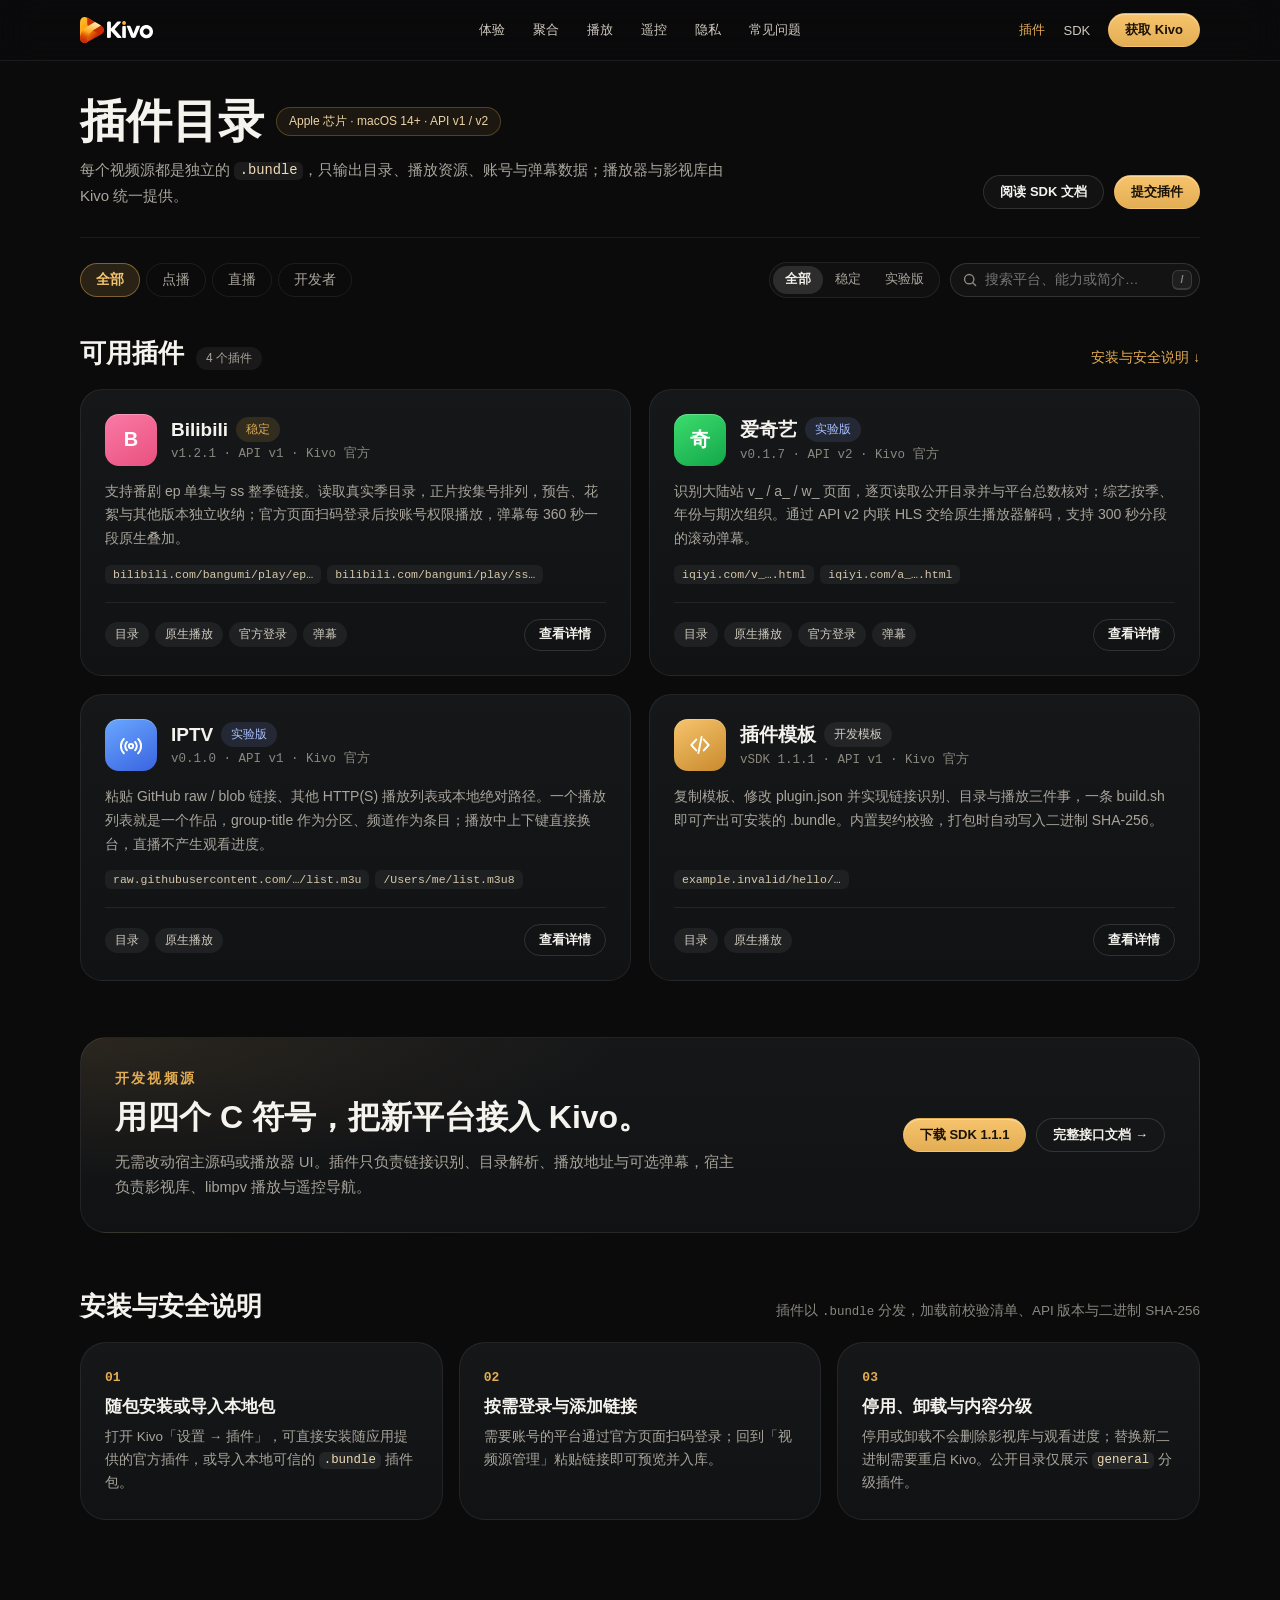
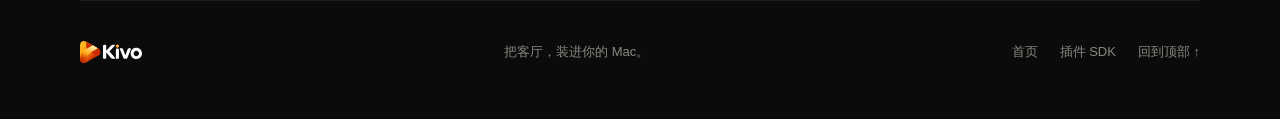
<file: plugins.html>
<!doctype html>
<html lang="zh-CN">
<head>
  <meta charset="utf-8">
  <meta name="viewport" content="width=device-width, initial-scale=1">
  <meta name="theme-color" content="#0b0b0c">
  <meta name="description" content="Kivo 视频源插件目录：浏览官方与社区开发的点播、直播插件，了解能力清单、安装方法与提交指南。">
  <title>插件目录 · Kivo</title>
  <link rel="icon" href="assets/favicon.png" type="image/png">
  <link rel="apple-touch-icon" href="assets/app-icon.png">
  <script>document.documentElement.classList.add('js')</script>
  <link rel="stylesheet" href="styles.css">
  <link rel="stylesheet" href="plugins.css">
  <script src="plugins-data.js" defer></script>
  <script src="plugins.js" defer></script>
</head>
<body class="sub-page" id="top">
  <a class="skip-link" href="#main">跳到正文</a>

  <header class="nav solid" data-header>
    <div class="nav-inner">
      <a class="brand" href="index.html" aria-label="Kivo 首页"><img src="assets/kivo-logo.svg" alt="Kivo" width="84" height="30"></a>
      <nav aria-label="主导航">
        <a href="index.html#demo">体验</a><a href="index.html#sources">聚合</a><a href="index.html#player">播放</a><a href="index.html#remote">遥控</a><a href="index.html#privacy">隐私</a><a href="index.html#faq">常见问题</a>
      </nav>
      <div class="nav-actions">
        <a class="nav-link" href="plugins.html" aria-current="page">插件</a>
        <a class="nav-link" href="sdk.html">SDK</a>
        <a class="btn btn-small btn-gold" href="index.html#download">获取 Kivo</a>
      </div>
    </div>
  </header>

  <main class="store-main" id="main">
    <div class="wrap">
      <header class="store-topbar">
        <div class="store-topbar-title">
          <div class="store-title-line">
            <h1>插件目录</h1>
            <span class="store-pill">Apple 芯片 · macOS 14+ · API v1 / v2</span>
          </div>
          <p>每个视频源都是独立的 <code>.bundle</code>，只输出目录、播放资源、账号与弹幕数据；播放器与影视库由 Kivo 统一提供。</p>
        </div>
        <div class="store-topbar-actions">
          <a class="btn btn-glass btn-small" href="sdk.html">阅读 SDK 文档</a>
          <button type="button" class="btn btn-gold btn-small" id="open-submit-dialog" aria-haspopup="dialog">提交插件</button>
        </div>
      </header>

      <div class="store-controls">
        <div class="store-tabs" id="store-categories" role="tablist" aria-label="插件分类"></div>
        <div class="store-right">
          <div class="store-seg" id="store-status-filter" role="group" aria-label="插件状态">
            <button type="button" data-status="all" aria-pressed="true">全部</button>
            <button type="button" data-status="stable" aria-pressed="false">稳定</button>
            <button type="button" data-status="experimental" aria-pressed="false">实验版</button>
          </div>
          <search class="store-search">
            <label class="sr-only" for="store-search">搜索插件</label>
            <svg viewBox="0 0 20 20" aria-hidden="true"><circle cx="9" cy="9" r="5.8" fill="none" stroke="currentColor" stroke-width="1.8"/><path d="M13.5 13.5 17 17" stroke="currentColor" stroke-width="1.8" stroke-linecap="round"/></svg>
            <input type="search" id="store-search" placeholder="搜索平台、能力或简介…" autocomplete="off" aria-controls="store-list">
            <kbd aria-hidden="true">/</kbd>
          </search>
        </div>
      </div>

      <section class="store-directory" aria-labelledby="store-list-title">
        <div class="store-row-head">
          <div class="store-row-left">
            <h2 id="store-list-title">可用插件</h2>
            <span class="store-count" id="store-count" role="status" aria-atomic="true">0 个插件</span>
          </div>
          <a class="store-inline-link" href="#install">安装与安全说明 ↓</a>
        </div>

        <ul class="store-grid" id="store-list"></ul>

        <div class="store-empty" id="store-empty" hidden>
          <h3>没有找到匹配的插件</h3>
          <p>换个关键词试试，或者使用 Kivo Plugin SDK 自己写一个。</p>
          <div class="store-empty-actions">
            <button type="button" class="btn btn-glass btn-small" id="store-reset">查看全部插件</button>
            <a class="btn btn-gold btn-small" href="sdk.html">查看 SDK</a>
          </div>
        </div>
      </section>

      <section class="store-cta card" aria-labelledby="dev-cta-title">
        <div>
          <p class="kicker">开发视频源</p>
          <h2 id="dev-cta-title">用四个 C 符号，把新平台接入 Kivo。</h2>
          <p>无需改动宿主源码或播放器 UI。插件只负责链接识别、目录解析、播放地址与可选弹幕，宿主负责影视库、libmpv 播放与遥控导航。</p>
        </div>
        <div class="store-cta-actions">
          <a class="btn btn-gold btn-small" href="downloads/KivoPluginSDK-1.1.1.zip" download>下载 SDK 1.1.1</a>
          <a class="btn btn-glass btn-small" href="sdk.html">完整接口文档 →</a>
        </div>
      </section>

      <section class="store-install" id="install" aria-labelledby="install-title">
        <div class="store-row-head">
          <h2 id="install-title">安装与安全说明</h2>
          <span class="store-sub">插件以 <code>.bundle</code> 分发，加载前校验清单、API 版本与二进制 SHA-256</span>
        </div>
        <ol class="install-steps">
          <li class="card">
            <span class="is-num">01</span>
            <h3>随包安装或导入本地包</h3>
            <p>打开 Kivo「设置 → 插件」，可直接安装随应用提供的官方插件，或导入本地可信的 <code>.bundle</code> 插件包。</p>
          </li>
          <li class="card">
            <span class="is-num">02</span>
            <h3>按需登录与添加链接</h3>
            <p>需要账号的平台通过官方页面扫码登录；回到「视频源管理」粘贴链接即可预览并入库。</p>
          </li>
          <li class="card">
            <span class="is-num">03</span>
            <h3>停用、卸载与内容分级</h3>
            <p>停用或卸载不会删除影视库与观看进度；替换新二进制需要重启 Kivo。公开目录仅展示 <code>general</code> 分级插件。</p>
          </li>
        </ol>
      </section>
    </div>
  </main>

  <footer class="footer wrap">
    <a class="brand" href="index.html"><img src="assets/kivo-logo.svg" alt="Kivo" width="62" height="22" loading="lazy"></a>
    <p>把客厅，装进你的 Mac。</p>
    <nav class="footer-links" aria-label="页脚导航">
      <a href="index.html">首页</a><a href="sdk.html">插件 SDK</a><a href="#top">回到顶部 ↑</a>
    </nav>
  </footer>

  <!-- 插件详情弹窗 -->
  <dialog class="dialog detail-dialog" id="plugin-detail-dialog" aria-labelledby="detail-title">
    <form method="dialog"><button class="dialog-close" aria-label="关闭详情" autofocus>×</button></form>
    <div class="detail-body" id="detail-content"></div>
  </dialog>

  <!-- 开发者提交弹窗 -->
  <dialog class="dialog submit-dialog" id="submit-plugin-dialog" aria-labelledby="submit-title">
    <form method="dialog"><button class="dialog-close" aria-label="关闭" autofocus>×</button></form>
    <div class="submit-body">
      <p class="kicker">开发者提交</p>
      <h2 id="submit-title">准备你的插件清单</h2>
      <p class="submit-lead">新插件包必须在 <code>plugin.json</code> 和最终 <code>Contents/manifest.json</code> 顶层如实声明 <code>contentRating</code>，并在编译签名后写入二进制 SHA-256。</p>
      <ol class="submit-flow">
        <li>
          <strong>1. 基于 SDK 1.1.1 打包</strong>
          <p>下载 <a href="downloads/KivoPluginSDK-1.1.1.zip" download>KivoPluginSDK-1.1.1.zip</a>，在 <code>Template</code> 上实现并执行 <code>bash build.sh</code> 生成 <code>.bundle</code>。</p>
        </li>
        <li>
          <strong>2. 核对 <code>plugin.json</code> 清单</strong>
          <div class="code-box">
            <pre><code id="submit-json">{
  "id": "com.yourname.source",
  "name": "平台名称",
  "version": "1.0.0",
  "apiVersion": 1,
  "contentRating": "general",
  "executable": "PluginSource",
  "summary": "一句话说明支持的链接与能力。",
  "capabilities": ["collection", "playback"]
}</code></pre>
            <button type="button" class="copy-btn" id="copy-submit-json">复制</button>
          </div>
        </li>
        <li>
          <strong>3. 遵守安全边界</strong>
          <p>不绕过 DRM、付费或地区限制；错误信息和日志不泄露媒体 URL、Cookie 与请求头。</p>
        </li>
      </ol>
      <div class="submit-actions">
        <a class="btn btn-gold btn-small" href="sdk.html">阅读完整 SDK 文档</a>
        <a class="btn btn-glass btn-small" href="downloads/KivoPluginSDK-1.1.1.zip" download>下载 SDK 压缩包</a>
      </div>
    </div>
  </dialog>
</body>
</html>
</file>
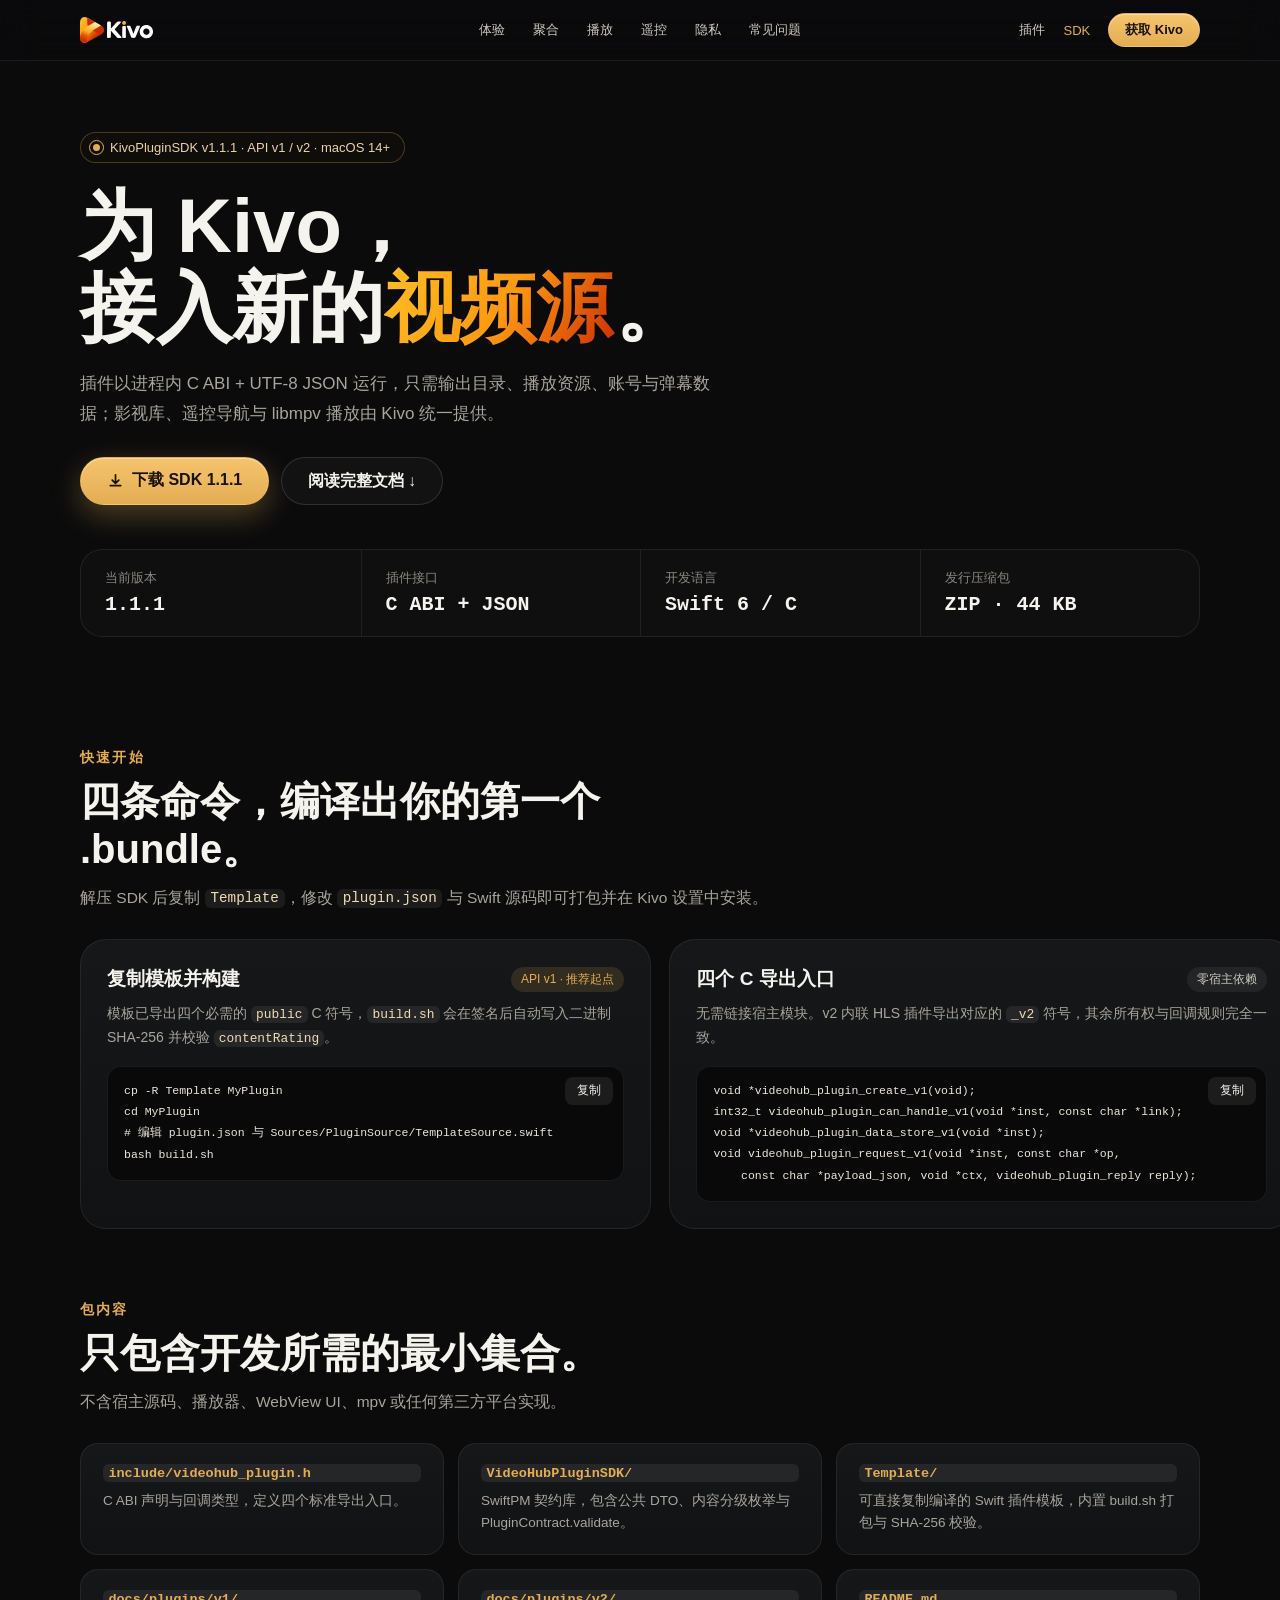
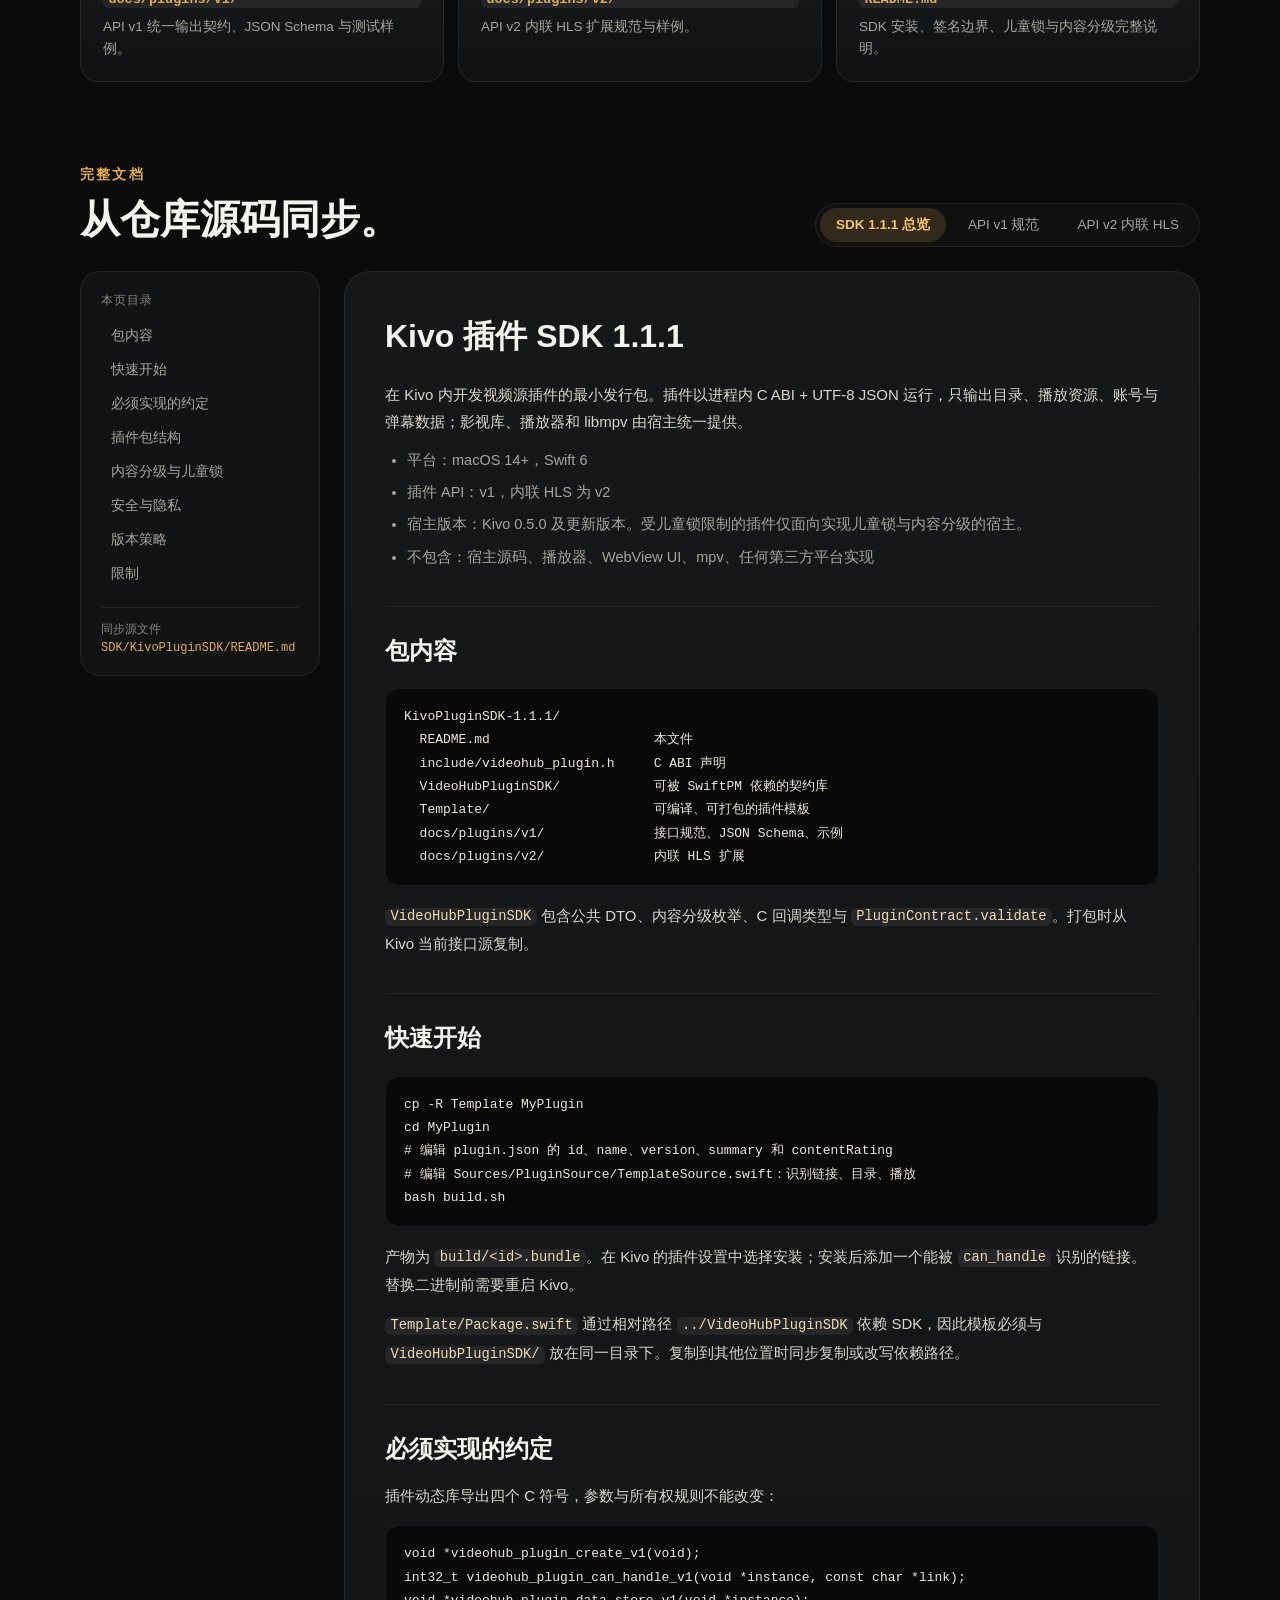
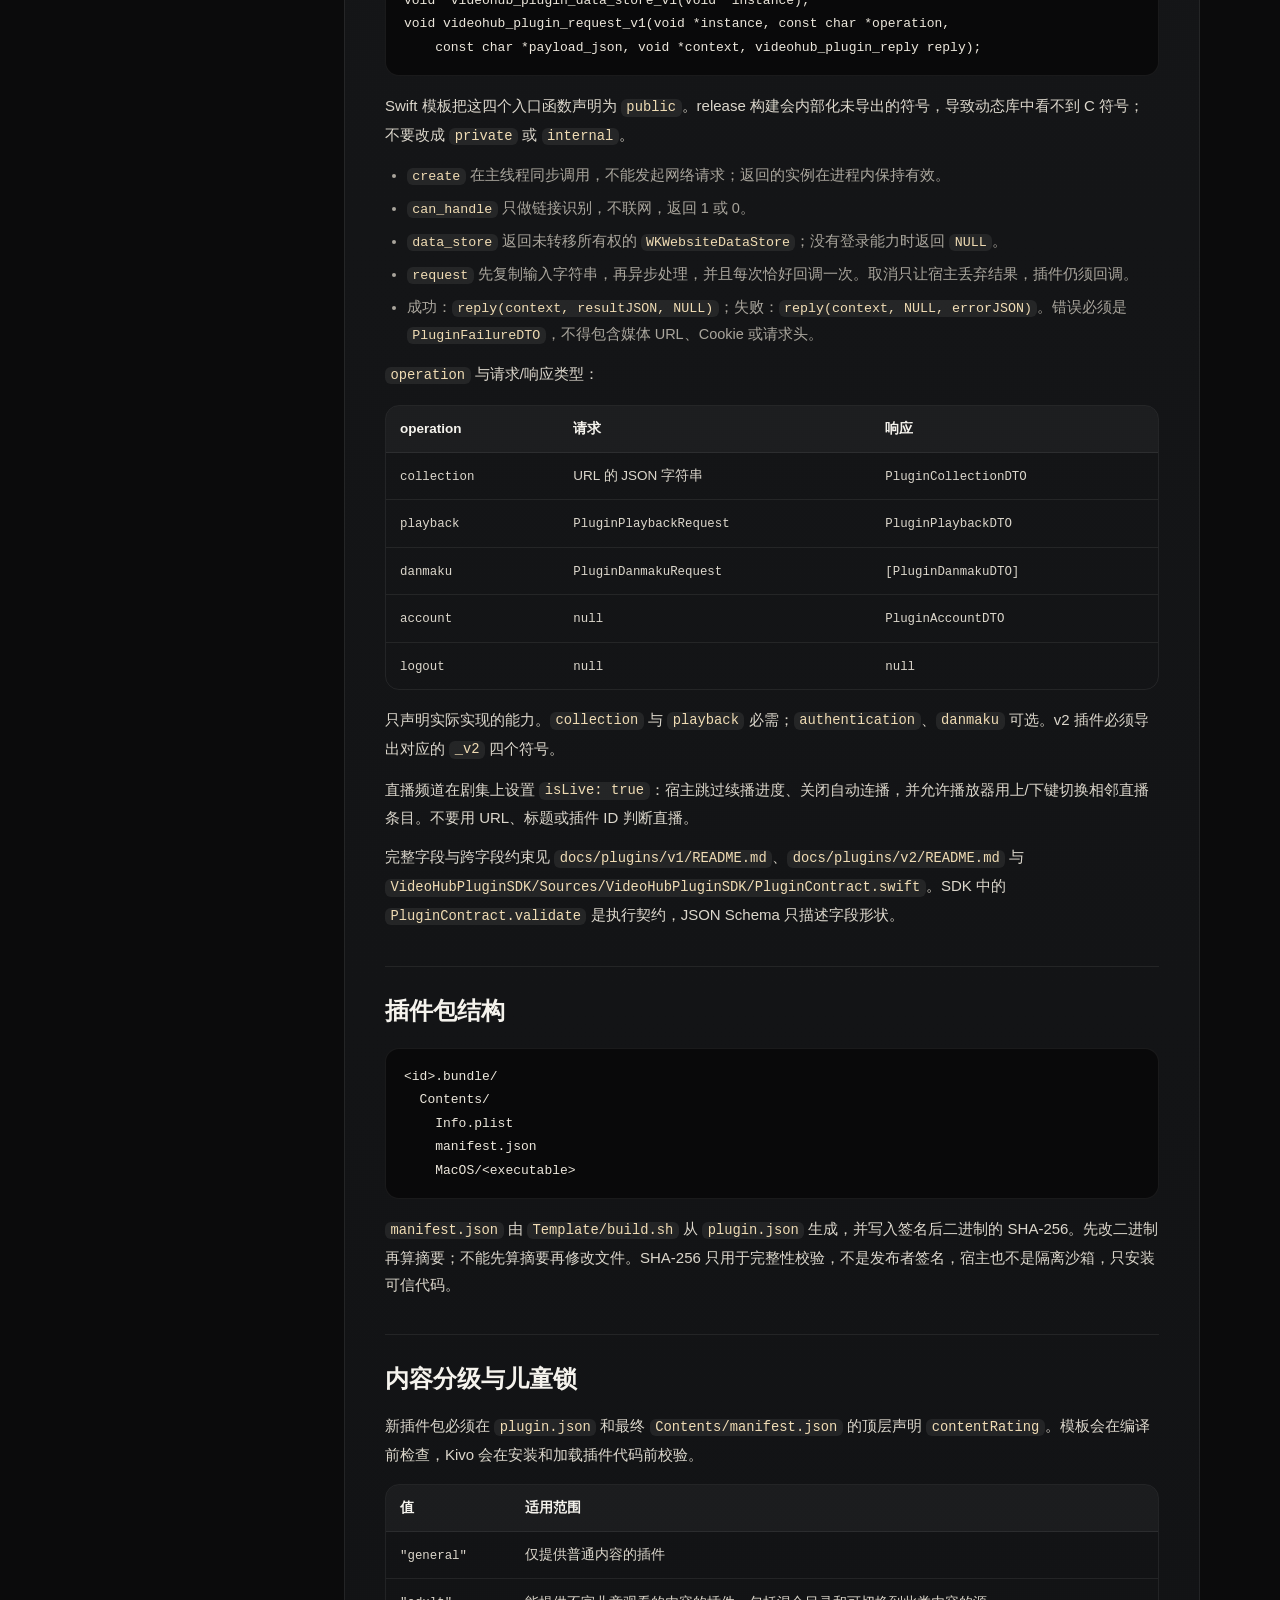
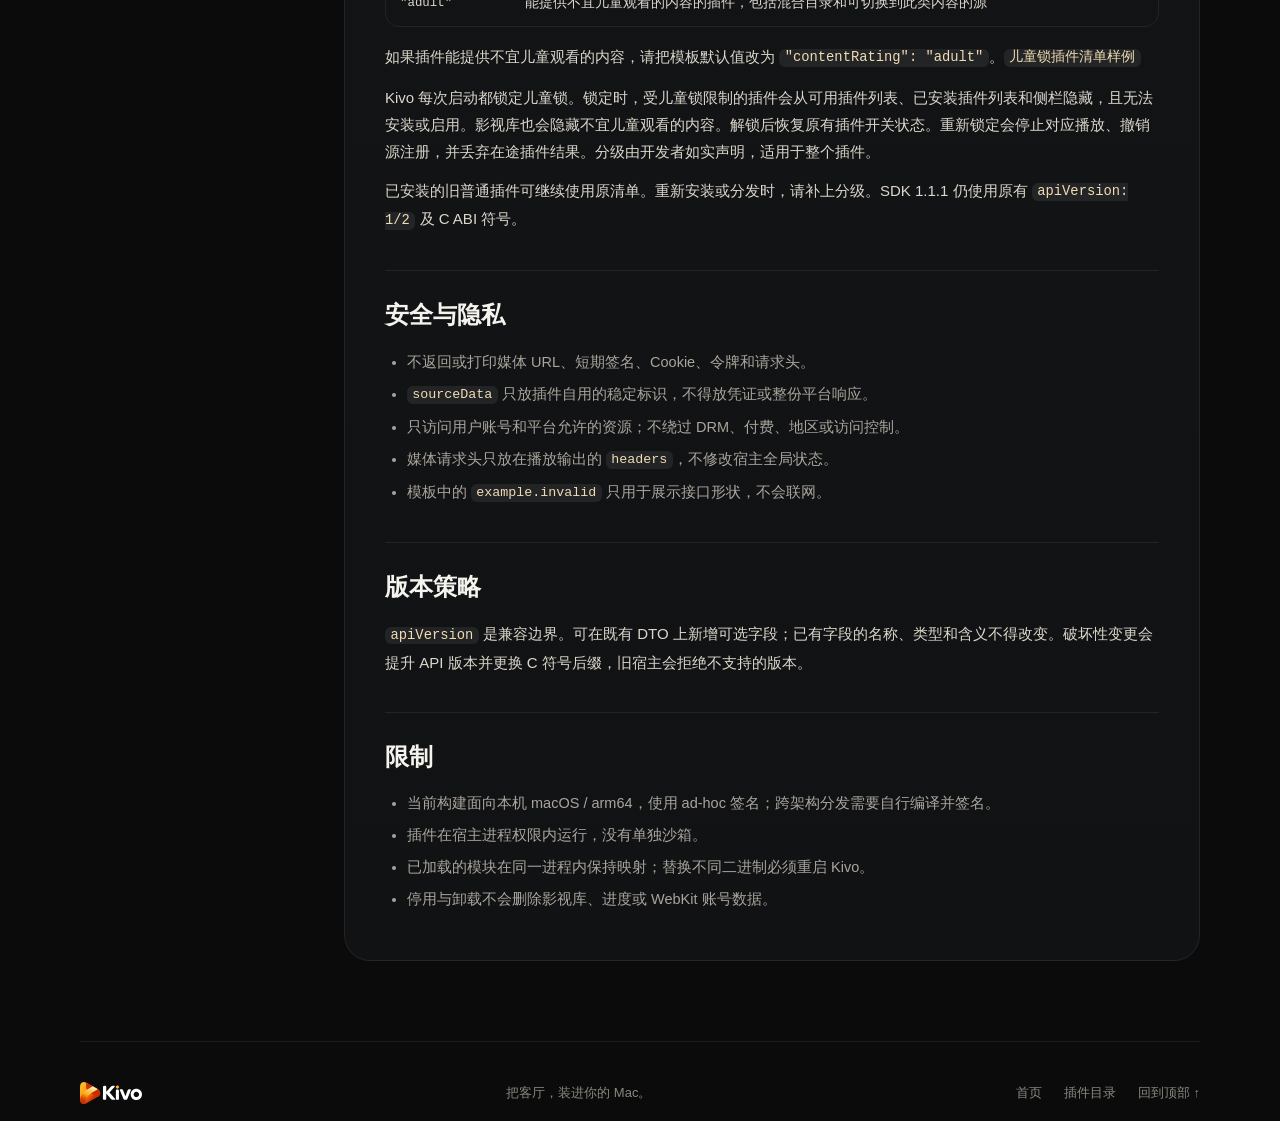
<file: sdk.html>
<!doctype html>
<html lang="zh-CN">
<head>
  <meta charset="utf-8">
  <meta name="viewport" content="width=device-width, initial-scale=1">
  <meta name="theme-color" content="#0b0b0c">
  <meta name="description" content="Kivo Plugin SDK 1.1.1：进程内 C ABI + UTF-8 JSON 视频源插件开发包，包含完整契约文档、API v1 / v2 规范、内容分级与可编译模板。">
  <title>Plugin SDK · Kivo</title>
  <link rel="icon" href="assets/favicon.png" type="image/png">
  <link rel="apple-touch-icon" href="assets/app-icon.png">
  <script>document.documentElement.classList.add('js')</script>
  <link rel="stylesheet" href="styles.css">
  <link rel="stylesheet" href="sdk.css">
  <script src="sdk-docs-data.js" defer></script>
  <script src="sdk.js" defer></script>
</head>
<body class="sub-page" id="top">
  <a class="skip-link" href="#main">跳到正文</a>

  <header class="nav solid" data-header>
    <div class="nav-inner">
      <a class="brand" href="index.html" aria-label="Kivo 首页"><img src="assets/kivo-logo.svg" alt="Kivo" width="84" height="30"></a>
      <nav aria-label="主导航">
        <a href="index.html#demo">体验</a><a href="index.html#sources">聚合</a><a href="index.html#player">播放</a><a href="index.html#remote">遥控</a><a href="index.html#privacy">隐私</a><a href="index.html#faq">常见问题</a>
      </nav>
      <div class="nav-actions">
        <a class="nav-link" href="plugins.html">插件</a>
        <a class="nav-link" href="sdk.html" aria-current="page">SDK</a>
        <a class="btn btn-small btn-gold" href="index.html#download">获取 Kivo</a>
      </div>
    </div>
  </header>

  <main class="sdk-main" id="main">
    <section class="sdk-hero" aria-labelledby="sdk-title">
      <div class="wrap">
        <p class="eyebrow"><span class="live-dot" aria-hidden="true"></span><span>KivoPluginSDK v1.1.1 · API v1 / v2 · macOS 14+</span></p>
        <h1 id="sdk-title">为 Kivo，<br><span class="nowrap">接入新的<em>视频源</em>。</span></h1>
        <p class="sdk-sub">插件以进程内 C ABI + UTF-8 JSON 运行，只需输出目录、播放资源、账号与弹幕数据；影视库、遥控导航与 libmpv 播放由 Kivo 统一提供。</p>
        <div class="sdk-cta">
          <a class="btn btn-gold" href="downloads/KivoPluginSDK-1.1.1.zip" download>
            <svg viewBox="0 0 18 18" aria-hidden="true"><path d="M9 3v8.5M5.5 8.5 9 12l3.5-3.5M3.5 14.5h11" fill="none" stroke="currentColor" stroke-width="1.8" stroke-linecap="round" stroke-linejoin="round"/></svg>
            <span>下载 SDK 1.1.1</span>
          </a>
          <a class="btn btn-glass" href="#sdk-docs">阅读完整文档 ↓</a>
        </div>

        <dl class="sdk-facts">
          <div><dt>当前版本</dt><dd>1.1.1</dd></div>
          <div><dt>插件接口</dt><dd>C ABI + JSON</dd></div>
          <div><dt>开发语言</dt><dd>Swift 6 / C</dd></div>
          <div><dt>发行压缩包</dt><dd id="sdk-zip-size">ZIP · 44 KB</dd></div>
        </dl>
      </div>
    </section>

    <section class="sdk-section wrap" aria-labelledby="quickstart-title">
      <header class="sdk-section-head">
        <p class="kicker">快速开始</p>
        <h2 id="quickstart-title">四条命令，编译出你的第一个 .bundle。</h2>
        <p>解压 SDK 后复制 <code>Template</code>，修改 <code>plugin.json</code> 与 Swift 源码即可打包并在 Kivo 设置中安装。</p>
      </header>
      <div class="sdk-quick-grid">
        <article class="card sdk-card">
          <div class="sdk-card-top">
            <h3>复制模板并构建</h3>
            <span class="tag tag-gold">API v1 · 推荐起点</span>
          </div>
          <p>模板已导出四个必需的 <code>public</code> C 符号，<code>build.sh</code> 会在签名后自动写入二进制 SHA-256 并校验 <code>contentRating</code>。</p>
          <div class="sdk-cmd">
            <pre><code>cp -R Template MyPlugin
cd MyPlugin
# 编辑 plugin.json 与 Sources/PluginSource/TemplateSource.swift
bash build.sh</code></pre>
            <button type="button" class="copy-btn" data-copy="cp -R Template MyPlugin&#10;cd MyPlugin&#10;bash build.sh">复制</button>
          </div>
        </article>

        <article class="card sdk-card">
          <div class="sdk-card-top">
            <h3>四个 C 导出入口</h3>
            <span class="tag">零宿主依赖</span>
          </div>
          <p>无需链接宿主模块。v2 内联 HLS 插件导出对应的 <code>_v2</code> 符号，其余所有权与回调规则完全一致。</p>
          <div class="sdk-cmd">
            <pre><code>void *videohub_plugin_create_v1(void);
int32_t videohub_plugin_can_handle_v1(void *inst, const char *link);
void *videohub_plugin_data_store_v1(void *inst);
void videohub_plugin_request_v1(void *inst, const char *op,
    const char *payload_json, void *ctx, videohub_plugin_reply reply);</code></pre>
            <button type="button" class="copy-btn" data-copy="void *videohub_plugin_create_v1(void);&#10;int32_t videohub_plugin_can_handle_v1(void *inst, const char *link);&#10;void *videohub_plugin_data_store_v1(void *inst);&#10;void videohub_plugin_request_v1(void *inst, const char *op, const char *payload_json, void *ctx, videohub_plugin_reply reply);">复制</button>
          </div>
        </article>
      </div>
    </section>

    <section class="sdk-section wrap" id="sdk-files" aria-labelledby="files-title">
      <header class="sdk-section-head">
        <p class="kicker">包内容</p>
        <h2 id="files-title">只包含开发所需的最小集合。</h2>
        <p>不含宿主源码、播放器、WebView UI、mpv 或任何第三方平台实现。</p>
      </header>
      <ul class="sdk-file-grid" id="sdk-file-list"></ul>
    </section>

    <section class="sdk-docs-section wrap" id="sdk-docs" aria-labelledby="docs-title">
      <header class="sdk-docs-bar">
        <div>
          <p class="kicker">完整文档</p>
          <h2 id="docs-title">从仓库源码同步。</h2>
        </div>
        <div class="sdk-tabs" id="sdk-doc-tabs" role="tablist" aria-label="SDK 文档章节">
          <button type="button" role="tab" data-doc-tab="sdk" aria-selected="true">SDK 1.1.1 总览</button>
          <button type="button" role="tab" data-doc-tab="v1" aria-selected="false">API v1 规范</button>
          <button type="button" role="tab" data-doc-tab="v2" aria-selected="false">API v2 内联 HLS</button>
        </div>
      </header>

      <div class="sdk-docs-layout">
        <aside class="sdk-toc" aria-label="本页目录">
          <p class="sdk-toc-title">本页目录</p>
          <nav id="sdk-toc-nav"></nav>
          <div class="sdk-toc-source">
            <span>同步源文件</span>
            <code id="sdk-doc-source">SDK/KivoPluginSDK/README.md</code>
          </div>
        </aside>

        <article class="card sdk-prose" id="sdk-doc-body">
          <p class="sdk-loading">正在加载 SDK 文档…</p>
        </article>
      </div>
    </section>
  </main>

  <footer class="footer wrap">
    <a class="brand" href="index.html"><img src="assets/kivo-logo.svg" alt="Kivo" width="62" height="22" loading="lazy"></a>
    <p>把客厅，装进你的 Mac。</p>
    <nav class="footer-links" aria-label="页脚导航">
      <a href="index.html">首页</a><a href="plugins.html">插件目录</a><a href="#top">回到顶部 ↑</a>
    </nav>
  </footer>
</body>
</html>
</file>
<file: styles.css>
/* ==========================================================================
   Kivo 官网 · 影院暗场 + 暖金焦点
   与应用 DesignSystem.swift 同源：背景 #101112 / 表面 #202225 / 暖金 #E3AD53
   ========================================================================== */
:root {
  color-scheme: dark;
  --bg: #0b0b0c;
  --bg-2: #101112;
  --sidebar: #141516;
  --surface: #17181a;
  --surface-2: #202225;
  --fg: #f5f3ed;
  --muted: #a9a59c;
  --muted-2: #8a877f;
  --gold: #e3ad53;
  --gold-hi: #f6c46d;
  --gold-deep: #c98a2c;
  --brand-grad: linear-gradient(120deg, #febe25 0%, #ff9912 52%, #cb2d02 100%);
  --gold-glow: rgba(227, 173, 83, 0.32);
  --line: rgba(255, 255, 255, 0.07);
  --line-2: rgba(255, 255, 255, 0.13);
  --radius: 26px;
  --font: -apple-system, BlinkMacSystemFont, "SF Pro Display", "SF Pro Text", "PingFang SC", "Hiragino Sans GB", "Noto Sans CJK SC", "Microsoft YaHei", sans-serif;
  --display: -apple-system, BlinkMacSystemFont, "SF Pro Display", "PingFang SC", "Hiragino Sans GB", "Noto Sans CJK SC", "Microsoft YaHei", sans-serif;
  --mono: ui-monospace, "SF Mono", SFMono-Regular, Menlo, Consolas, monospace;
  --ease: cubic-bezier(0.22, 0.61, 0.36, 1);
  --spring: cubic-bezier(0.22, 1.04, 0.32, 1);
  --dur: 220ms;
  font-family: var(--font);
  color: var(--fg);
  background: var(--bg);
  -webkit-font-smoothing: antialiased;
}
*, *::before, *::after { box-sizing: border-box; }
body, h1, h2, h3, h4, p, figure, ol, ul, dl, dd, pre { margin: 0; }
ol, ul { padding: 0; list-style: none; }
img { display: block; max-width: 100%; }
a { color: inherit; }
button, input, select { font: inherit; color: inherit; }
button { cursor: pointer; background: none; border: 0; padding: 0; }
a, button { -webkit-tap-highlight-color: transparent; }
:focus-visible { outline: 2px solid var(--gold); outline-offset: 3px; }
[hidden] { display: none !important; }
[id] { scroll-margin-top: 72px; }
.nowrap { white-space: nowrap; }
code { font-family: var(--mono); font-size: 0.92em; }
p code, li code, dd code, summary code { padding: 0.1em 0.4em; border-radius: 6px; background: rgba(255, 255, 255, 0.07); color: #f0dcb4; }
::selection { background: rgba(227, 173, 83, 0.35); }

.wrap { width: min(calc(100% - 48px), 1120px); margin-inline: auto; }
.wrap-wide { width: min(calc(100% - 48px), 1280px); margin-inline: auto; }
.skip-link { position: fixed; top: 12px; left: 12px; z-index: 90; padding: 10px 16px; border-radius: 999px; background: var(--surface-2); transform: translateY(-200%); }
.skip-link:focus { transform: none; }

/* ---------- buttons ---------- */
.btn { display: inline-flex; align-items: center; justify-content: center; gap: 8px; min-height: 48px; padding: 0 26px; border: 1px solid transparent; border-radius: 999px; font-size: 16px; font-weight: 600; text-decoration: none; white-space: nowrap; transition: background-color var(--dur) var(--ease), border-color var(--dur) var(--ease), transform var(--dur) var(--ease), box-shadow var(--dur) var(--ease), color var(--dur) var(--ease); }
.btn svg { width: 17px; height: 17px; flex: none; }
.btn-gold { background: linear-gradient(180deg, var(--gold-hi), var(--gold)); color: #1a1206; box-shadow: 0 10px 30px var(--gold-glow), inset 0 1px 0 rgba(255, 255, 255, 0.35); }
.btn-gold:hover { transform: translateY(-1px); box-shadow: 0 14px 40px rgba(227, 173, 83, 0.45), inset 0 1px 0 rgba(255, 255, 255, 0.35); }
.btn-glass { border-color: var(--line-2); background: rgba(24, 24, 26, 0.6); color: var(--fg); backdrop-filter: blur(20px); -webkit-backdrop-filter: blur(20px); }
.btn-glass:hover { background: rgba(44, 44, 48, 0.75); border-color: rgba(255, 255, 255, 0.22); }
.btn-ghost { color: var(--gold); padding-inline: 14px; }
.btn-ghost:hover { color: var(--gold-hi); }
.btn-ghost span { transition: transform var(--dur) var(--ease); }
.btn-ghost:hover span { transform: translateX(3px); }
.btn-small { min-height: 34px; padding: 0 16px; font-size: 13px; box-shadow: none; }
.btn-small.btn-gold { box-shadow: inset 0 1px 0 rgba(255, 255, 255, 0.35); }
.btn-large { min-height: 56px; padding: 0 34px; font-size: 17px; }

/* ---------- nav ---------- */
.nav { position: fixed; inset: 0 0 auto; z-index: 60; border-bottom: 1px solid transparent; transition: border-color var(--dur) var(--ease), background-color var(--dur) var(--ease), backdrop-filter var(--dur); }
.nav.scrolled, .nav.solid { border-bottom-color: var(--line); background: rgba(11, 11, 12, 0.72); backdrop-filter: saturate(1.6) blur(20px); -webkit-backdrop-filter: saturate(1.6) blur(20px); }
.nav-inner { display: grid; grid-template-columns: 1fr auto 1fr; align-items: center; gap: 20px; width: min(calc(100% - 48px), 1120px); height: 60px; margin-inline: auto; }
.brand { display: inline-flex; align-items: center; width: fit-content; text-decoration: none; }
.brand img { height: 26px; width: auto; }
.nav nav { display: flex; gap: 28px; }
.nav nav a { color: #cfcac0; font-size: 13px; text-decoration: none; transition: color var(--dur) var(--ease); }
.nav nav a:hover, .nav nav a[aria-current="page"] { color: #fff; }
.nav-actions { display: flex; align-items: center; justify-content: flex-end; gap: 18px; }
.nav-link { color: #cfcac0; font-size: 13px; text-decoration: none; transition: color var(--dur) var(--ease); }
.nav-link:hover, .nav-link[aria-current="page"] { color: var(--gold); }

/* ---------- reveal ---------- */
.js [data-reveal] { opacity: 0; transform: translateY(28px); transition: opacity 0.9s var(--ease), transform 0.9s var(--ease); transition-delay: calc(var(--d, 0) * 90ms); }
.js [data-reveal].in { opacity: 1; transform: none; }

/* ---------- HERO ---------- */
.hero { position: relative; min-height: max(720px, 100svh); display: grid; align-items: center; overflow: hidden; isolation: isolate; }
.hero-backdrop { position: absolute; inset: 0; z-index: -2; }
.hero-backdrop img { width: 100%; height: 100%; object-fit: cover; object-position: 62% 40%; transform: scale(1.06); animation: heroDrift 26s ease-in-out infinite alternate; }
.hero-backdrop::after { content: ""; position: absolute; inset: 0; background:
  linear-gradient(90deg, rgba(11, 11, 12, 0.94) 0%, rgba(11, 11, 12, 0.72) 34%, rgba(11, 11, 12, 0.12) 68%, rgba(11, 11, 12, 0.3) 100%),
  linear-gradient(0deg, var(--bg) 0%, rgba(11, 11, 12, 0) 34%),
  linear-gradient(180deg, rgba(11, 11, 12, 0.6) 0%, rgba(11, 11, 12, 0) 18%); }
@keyframes heroDrift { from { transform: scale(1.06) translate3d(0, 0, 0); } to { transform: scale(1.12) translate3d(-1.5%, -1%, 0); } }
.hero-grain { position: absolute; inset: 0; z-index: -1; opacity: 0.07; pointer-events: none; background-image: url("data:image/svg+xml,%3Csvg xmlns='http://www.w3.org/2000/svg' width='160' height='160'%3E%3Cfilter id='n'%3E%3CfeTurbulence type='fractalNoise' baseFrequency='0.9' numOctaves='2' stitchTiles='stitch'/%3E%3C/filter%3E%3Crect width='100%25' height='100%25' filter='url(%23n)'/%3E%3C/svg%3E"); }
.hero-inner { padding: 120px 0 110px; }
.eyebrow { display: inline-flex; align-items: center; gap: 10px; padding: 7px 14px 7px 12px; border: 1px solid rgba(227, 173, 83, 0.28); border-radius: 999px; background: rgba(20, 16, 10, 0.5); color: #ecd3a4; font-size: 13px; backdrop-filter: blur(12px); -webkit-backdrop-filter: blur(12px); }
.live-dot { position: relative; width: 7px; height: 7px; border-radius: 50%; background: var(--gold); }
.live-dot::after { content: ""; position: absolute; inset: -4px; border-radius: 50%; border: 1px solid var(--gold); animation: pulse 2.2s var(--ease) infinite; }
@keyframes pulse { from { transform: scale(0.5); opacity: 1; } to { transform: scale(1.8); opacity: 0; } }
.hero h1 { margin-top: 26px; font-family: var(--display); font-size: clamp(50px, 7.4vw, 104px); font-weight: 800; line-height: 1.06; letter-spacing: -0.01em; text-shadow: 0 6px 40px rgba(0, 0, 0, 0.5); }
.hero h1 em { font-style: normal; background: var(--brand-grad); -webkit-background-clip: text; background-clip: text; color: transparent; padding-right: 0.04em; }
.hero-sub { max-width: 560px; margin-top: 26px; color: #d6d1c6; font-size: clamp(16px, 1.5vw, 19px); line-height: 1.75; }
.hero-cta { display: flex; flex-wrap: wrap; gap: 12px; margin-top: 36px; }
.hero-chips { display: flex; flex-wrap: wrap; gap: 8px; margin-top: 44px; max-width: 620px; }
.hero-chips li { padding: 6px 12px; border-radius: 999px; border: 1px solid var(--line-2); background: rgba(255, 255, 255, 0.04); color: var(--muted); font-size: 12.5px; }
.hero-scroll { position: absolute; left: 50%; bottom: 64px; width: 26px; height: 42px; border: 1.5px solid rgba(255, 255, 255, 0.3); border-radius: 14px; transform: translateX(-50%); }
.hero-scroll span { position: absolute; left: 50%; top: 8px; width: 3px; height: 8px; border-radius: 2px; background: var(--gold); transform: translateX(-50%); animation: scrollDot 1.8s var(--ease) infinite; }
@keyframes scrollDot { 0% { opacity: 0; transform: translate(-50%, 0); } 30% { opacity: 1; } 100% { opacity: 0; transform: translate(-50%, 14px); } }

/* ---------- stats (深色毛玻璃控件) ---------- */
.stats { margin-top: -46px; position: relative; z-index: 2; }
.stats dl {
  position: relative;
  display: grid;
  grid-template-columns: repeat(4, 1fr);
  border: 1px solid rgba(255, 255, 255, 0.14);
  border-radius: var(--radius);
  background: linear-gradient(155deg, rgba(255, 255, 255, 0.085) 0%, rgba(28, 28, 32, 0.42) 48%, rgba(16, 16, 18, 0.52) 100%);
  box-shadow: 0 24px 60px rgba(0, 0, 0, 0.52), inset 0 1px 0 rgba(255, 255, 255, 0.2), inset 0 -1px 0 rgba(255, 255, 255, 0.04);
  backdrop-filter: saturate(1.8) blur(28px);
  -webkit-backdrop-filter: saturate(1.8) blur(28px);
  overflow: hidden;
}
.stats dl > div { padding: 28px 30px; transition: background-color var(--dur) var(--ease); }
.stats dl > div:hover { background: rgba(255, 255, 255, 0.035); }
.stats dl > div + div { border-left: 1px solid rgba(255, 255, 255, 0.09); }
.stats dt { color: rgba(245, 243, 237, 0.62); font-size: 13px; }
.stats dd { margin-top: 8px; font-size: clamp(26px, 3vw, 36px); font-weight: 700; letter-spacing: -0.02em; }
.stats dd span { margin-left: 6px; color: rgba(245, 243, 237, 0.7); font-size: 15px; font-weight: 500; letter-spacing: 0; }

/* ---------- sections ---------- */
.section { padding: 150px 0 0; }
.section-tight { padding-top: 130px; }
.section-head { max-width: 760px; margin-bottom: 56px; text-align: center; }
.kicker { color: var(--gold); font-size: 14px; font-weight: 600; letter-spacing: 0.16em; }
.section-head h2, .privacy h2, .faq-head h2, .download h2 { margin-top: 14px; font-family: var(--display); font-size: clamp(36px, 5vw, 62px); font-weight: 800; line-height: 1.16; letter-spacing: -0.005em; }
.section-head > p:not(.kicker) { max-width: 640px; margin: 22px auto 0; color: var(--muted); font-size: 17px; line-height: 1.75; }
.inline-strong { color: var(--fg); font-weight: 600; }
.card { border: 1px solid var(--line); border-radius: var(--radius); background: linear-gradient(180deg, #161719, #111214); }

/* ==========================================================================
   DEMO · 电视 + 遥控器
   ========================================================================== */
.demo { display: grid; grid-template-columns: minmax(0, 1fr) 236px; gap: 20px; align-items: center; }
.tv { position: relative; }
.tv-macbook { position: relative; width: 100%; }
.tv-machine { display: block; width: 100%; height: auto; pointer-events: none; user-select: none; mix-blend-mode: lighten; }
.tv-screen { position: absolute; top: 5.5%; left: 9.9%; width: 80.3%; height: 82.3%; overflow: hidden; border-radius: 6px 6px 2px 2px; background: #000; container-type: inline-size; outline: none; }
.tv-screen:focus-visible { box-shadow: 0 0 0 2px var(--gold); }
.tv-arm { position: absolute; inset: 0; z-index: 30; display: grid; place-content: center; justify-items: center; gap: 14px; background: radial-gradient(circle at center, rgba(0, 0, 0, 0.25), rgba(0, 0, 0, 0.6)); color: #fff; font-size: 15px; font-weight: 600; transition: opacity 0.35s var(--ease); }
.tv-arm-icon { display: grid; place-items: center; width: 72px; height: 72px; border-radius: 50%; background: rgba(227, 173, 83, 0.92); color: #1a1206; box-shadow: 0 0 0 10px rgba(227, 173, 83, 0.18); transition: transform 0.3s var(--spring); }
.tv-arm-icon svg { width: 28px; height: 28px; margin-left: 4px; fill: currentColor; }
.tv-arm:hover .tv-arm-icon { transform: scale(1.07); }
.tv.armed .tv-arm { opacity: 0; pointer-events: none; }

/* ---------- remote (Figma 88:1185 手持线稿交互 SVG) ---------- */
.remote { display: grid; justify-items: center; gap: 14px; }
.remote-svg-wrap { position: relative; width: 100%; max-width: 248px; }
.remote-svg { display: block; width: 100%; height: auto; overflow: visible; }
.remote-outline { pointer-events: none; }
.rk { fill: rgba(227, 173, 83, 0); cursor: pointer; outline: none; transition: fill 0.16s var(--ease); }
.rk:hover, .rk:focus-visible { fill: rgba(227, 173, 83, 0.34); }
.rk:active, .rk.hit { fill: var(--gold); }
.remote-log { width: 100%; max-width: 220px; padding: 10px 12px; border: 1px solid var(--line); border-radius: 14px; background: rgba(255, 255, 255, 0.025); text-align: center; }
.remote-log small { display: block; color: var(--muted-2); font-size: 11px; }
.remote-log code { display: block; margin-top: 4px; color: var(--gold); font-size: 11.5px; white-space: nowrap; overflow: hidden; text-overflow: ellipsis; }
.remote-log code.flash { animation: flash 0.5s var(--ease); }
@keyframes flash { from { color: #fff; text-shadow: 0 0 12px var(--gold); } }

.demo-foot { display: flex; flex-wrap: wrap; align-items: center; justify-content: space-between; gap: 14px 24px; margin-top: 30px; }
.keyhints { display: flex; flex-wrap: wrap; gap: 8px 18px; color: var(--muted); font-size: 13px; }
.keyhints span { display: inline-flex; align-items: center; gap: 6px; }
kbd { display: inline-grid; place-items: center; min-width: 24px; height: 24px; padding: 0 6px; border: 1px solid var(--line-2); border-bottom-width: 2px; border-radius: 6px; background: rgba(255, 255, 255, 0.05); color: #ece7dc; font-family: var(--font); font-size: 12px; font-weight: 600; }
.demo-note { color: var(--muted-2); font-size: 12px; }

/* ==========================================================================
   Kivo 应用演示（1280×800 MacBook Pro 16:10 坐标，按屏幕宽度等比缩放）
   ========================================================================== */
.kv { --s: 1; position: absolute; left: 0; top: 0; width: 1280px; height: 800px; transform: scale(var(--s)); transform-origin: 0 0; display: flex; background: #101112; color: #fff; font-family: var(--font); overflow: hidden; user-select: none; }
.kv svg { fill: none; stroke: currentColor; stroke-width: 1.8; stroke-linecap: round; stroke-linejoin: round; }
.kv [data-f] { position: relative; outline: none; transition: background-color 0.18s var(--ease), border-color 0.18s var(--ease), transform 0.22s var(--spring), box-shadow 0.18s var(--ease), color 0.18s; }
/* 焦点：与应用一致的暖金描边 + 轻微抬升，不使用外扩粗框 */
.kv [data-f].is-focus { box-shadow: 0 0 0 2.5px var(--gold), 0 12px 30px rgba(0, 0, 0, 0.5); z-index: 2; }

.kv-side { flex: none; display: flex; flex-direction: column; width: 196px; padding: 26px 14px 22px; background: #141516; border-right: 1px solid rgba(255, 255, 255, 0.04); transition: margin 0.4s var(--ease), opacity 0.3s; }
.kv-logo { width: 96px; height: auto; margin: 0 0 30px 12px; }
.kv-nav { display: grid; gap: 4px; }
.kv-nav-bottom { margin-top: auto; padding-top: 14px; border-top: 1px solid rgba(255, 255, 255, 0.06); }
.kv-nav-item { display: flex; align-items: center; gap: 12px; height: 42px; padding: 0 12px; border-radius: 10px; color: rgba(255, 255, 255, 0.8); font-size: 15px; text-align: left; }
.kv-nav-item svg { width: 20px; height: 20px; }
.kv-nav-item.is-active { background: rgba(227, 173, 83, 0.16); color: var(--gold); }
.kv-nav-item.is-focus { background: rgba(255, 255, 255, 0.1); color: #fff; }
.kv-nav-item.is-active.is-focus { background: rgba(227, 173, 83, 0.22); color: var(--gold-hi); }
.kv[data-screen="player"] .kv-side { margin-left: -196px; opacity: 0; }

.kv-page { position: absolute; top: 0; right: 0; bottom: 0; left: 196px; opacity: 0; visibility: hidden; transition: opacity 0.35s var(--ease), visibility 0s 0.35s, transform 0.45s var(--ease); transform: scale(0.985); }
.kv[data-screen="home"] .kv-home, .kv[data-screen="detail"] .kv-detail, .kv[data-screen="player"] .kv-player { opacity: 1; visibility: visible; transform: none; transition: opacity 0.35s var(--ease), visibility 0s, transform 0.45s var(--ease); }
.kv-player { left: 0; }

/* home */
.kv-home { overflow: hidden; }
.kv-home-scroll { transition: transform 0.5s var(--ease); }
.kv-hero { position: relative; height: 440px; }
.kv-hero-bg { position: absolute; inset: 0; width: 100%; height: 100%; object-fit: cover; object-position: 60% 40%; transition: opacity 0.5s var(--ease); }
.kv-hero::after { content: ""; position: absolute; inset: 0; background: linear-gradient(90deg, rgba(16, 17, 18, 0.92) 0%, rgba(16, 17, 18, 0.55) 40%, rgba(16, 17, 18, 0) 70%), linear-gradient(0deg, #101112 0%, rgba(16, 17, 18, 0) 45%); }
.kv-hero-copy { position: absolute; left: 48px; top: 60px; z-index: 1; width: 520px; }
.kv-hero-kicker { color: rgba(255, 255, 255, 0.82); font-size: 16px; }
.kv-hero-title { margin-top: 8px; font-family: var(--display); font-size: 68px; font-weight: 800; line-height: 1.1; letter-spacing: 0.02em; text-shadow: 0 4px 30px rgba(0, 0, 0, 0.6); }
.kv-hero-meta { margin-top: 8px; color: rgba(255, 255, 255, 0.72); font-size: 15px; }
.kv-hero-desc { margin-top: 14px; color: rgba(255, 255, 255, 0.86); font-size: 15px; line-height: 1.7; }
.kv-hero-actions { display: flex; align-items: center; gap: 16px; margin-top: 26px; }
.kv-hero-ep { color: rgba(255, 255, 255, 0.75); font-size: 14px; }
.kv-btn { display: inline-flex; align-items: center; gap: 10px; height: 44px; padding: 0 22px; border-radius: 10px; font-size: 16px; font-weight: 600; }
.kv-btn svg { width: 16px; height: 16px; fill: currentColor; stroke: none; }
.kv-btn-gold { background: var(--gold); color: #111; }
.kv-btn-gold.is-focus { background: var(--gold-hi); transform: scale(1.04); }
.kv-btn-line { border: 1.5px solid rgba(255, 255, 255, 0.4); color: #fff; background: rgba(0, 0, 0, 0.2); }
.kv-btn-line.is-focus { background: rgba(255, 255, 255, 0.14); border-color: transparent; transform: scale(1.04); }
.kv-icon-btn svg { fill: none; stroke: currentColor; stroke-width: 1.8; width: 18px; height: 18px; }
.kv-icon-btn.is-on { color: var(--gold); }
.kv-icon-btn.is-on svg { fill: var(--gold); stroke: var(--gold); }
.kv-row { padding: 0 48px; margin-top: 10px; }
.kv-row + .kv-row { margin-top: 30px; }
.kv-row h4 { margin-bottom: 14px; font-size: 21px; font-weight: 700; }
.kv-continue { display: grid; grid-template-columns: repeat(3, 1fr); gap: 16px; }
.kv-cont { position: relative; aspect-ratio: 16 / 9; border-radius: 12px; overflow: hidden; background: #202225; text-align: left; }
.kv-cont img { width: 100%; height: 100%; object-fit: cover; transition: transform 0.4s var(--ease); }
.kv-cont::after { content: ""; position: absolute; inset: 0; background: linear-gradient(0deg, rgba(0, 0, 0, 0.85), rgba(0, 0, 0, 0) 60%); }
.kv-cont-info { position: absolute; left: 16px; right: 16px; bottom: 14px; z-index: 1; }
.kv-cont-info strong { display: block; font-size: 16px; }
.kv-cont-info span { display: flex; justify-content: space-between; margin-top: 4px; color: rgba(255, 255, 255, 0.75); font-size: 12.5px; }
.kv-bar { height: 3px; margin-top: 10px; border-radius: 2px; background: rgba(255, 255, 255, 0.25); overflow: hidden; }
.kv-bar i { display: block; height: 100%; background: var(--gold); }
.kv-cont.is-focus { transform: scale(1.04); }
.kv-cont.is-focus img { transform: scale(1.05); }
.kv-posters { display: grid; grid-template-columns: repeat(6, 1fr); gap: 16px; }
.kv-poster { position: relative; aspect-ratio: 2 / 3; border-radius: 12px; overflow: hidden; background: #202225; text-align: left; }
.kv-poster img { width: 100%; height: 100%; object-fit: cover; }
.kv-poster::after { content: ""; position: absolute; inset: 0; background: linear-gradient(0deg, rgba(0, 0, 0, 0.8), rgba(0, 0, 0, 0) 45%); }
.kv-poster strong { position: absolute; left: 12px; right: 12px; bottom: 12px; z-index: 1; font-family: var(--display); font-size: 21px; font-weight: 800; letter-spacing: 0.04em; text-shadow: 0 2px 10px rgba(0, 0, 0, 0.6); }
.kv-poster small { position: absolute; top: 10px; left: 10px; z-index: 1; padding: 3px 8px; border-radius: 6px; background: rgba(0, 0, 0, 0.6); color: rgba(255, 255, 255, 0.85); font-size: 11px; }
.kv-poster.is-focus { transform: scale(1.05); }

/* detail */
.kv-detail { overflow: hidden; }
.kv-detail-bg { position: absolute; inset: 0; width: 100%; height: 100%; object-fit: cover; filter: blur(30px) saturate(1.2); opacity: 0.35; transform: scale(1.2); }
.kv-detail-body { position: relative; height: 100%; padding: 40px 48px 0; overflow: hidden; }
.kv-detail-head { display: flex; gap: 34px; }
.kv-detail-poster { width: 180px; aspect-ratio: 2 / 3; object-fit: cover; border-radius: 14px; box-shadow: 0 20px 50px rgba(0, 0, 0, 0.6); }
.kv-detail-info { padding-top: 6px; }
.kv-detail-info h3 { font-family: var(--display); font-size: 50px; font-weight: 800; letter-spacing: 0.02em; }
.kv-detail-meta { margin-top: 8px; color: rgba(255, 255, 255, 0.7); font-size: 14px; }
.kv-detail-desc { max-width: 620px; margin-top: 14px; color: rgba(255, 255, 255, 0.85); font-size: 15px; line-height: 1.7; }
.kv-detail-actions { display: flex; gap: 12px; margin-top: 22px; }
.kv-sticky { display: flex; align-items: center; justify-content: space-between; margin-top: 30px; padding: 14px 0; border-bottom: 1px solid rgba(255, 255, 255, 0.08); }
.kv-sticky-title strong { font-size: 19px; }
.kv-sticky-title span { margin-left: 10px; color: rgba(255, 255, 255, 0.6); font-size: 13px; }
.kv-ranges { display: flex; gap: 8px; }
.kv-range { height: 32px; padding: 0 14px; border-radius: 8px; background: rgba(255, 255, 255, 0.06); color: rgba(255, 255, 255, 0.75); font-size: 13px; font-variant-numeric: tabular-nums; }
.kv-range.is-active { background: rgba(227, 173, 83, 0.18); color: var(--gold); }
.kv-range.is-focus { background: rgba(255, 255, 255, 0.14); color: #fff; }
.kv-epgrid { display: grid; grid-template-columns: repeat(13, 1fr); gap: 10px; padding-top: 18px; }
.kv-ep { position: relative; height: 46px; border-radius: 9px; background: rgba(255, 255, 255, 0.06); color: rgba(255, 255, 255, 0.9); font-size: 16px; font-weight: 600; font-variant-numeric: tabular-nums; }
.kv-ep.is-watched { color: rgba(255, 255, 255, 0.45); }
.kv-ep.is-current { background: rgba(227, 173, 83, 0.18); color: var(--gold); }
.kv-ep.is-current::after { content: ""; position: absolute; left: 30%; right: 30%; bottom: 6px; height: 2px; border-radius: 2px; background: var(--gold); }
.kv-ep.is-focus { background: rgba(255, 255, 255, 0.16); color: #fff; transform: scale(1.08); }
.kv-ep em { position: absolute; top: -6px; right: -4px; padding: 1px 4px; border-radius: 4px; background: #e9a23b; color: #1a1206; font-size: 9px; font-style: normal; font-weight: 700; }

/* player */
.kv-player { background: #000; }
.kv-video { position: absolute; inset: 0; overflow: hidden; }
.kv-video img { width: 100%; height: 100%; object-fit: cover; animation: kenburns 30s linear infinite alternate; }
.kv-player.is-paused .kv-video img { animation-play-state: paused; filter: brightness(0.75); }
@keyframes kenburns { from { transform: scale(1.02) translate(0, 0); } to { transform: scale(1.14) translate(-2%, -1.5%); } }
.kv-danmaku { position: absolute; inset: 20px 0 50%; overflow: hidden; pointer-events: none; transition: opacity 0.3s; }
.kv-danmaku.is-off { opacity: 0; }
.kv-dm { position: absolute; left: 100%; white-space: nowrap; color: #fff; font-size: 24px; font-weight: 600; text-shadow: 0 0 2px #000, 0 1px 3px rgba(0, 0, 0, 0.9); opacity: 0.88; will-change: transform; }
.kv-dm.gold { color: #ffd88a; }
.kv-dm.top { left: 50%; transform: translateX(-50%); animation: none; color: #8fd0ff; }
.kv-player.is-paused .kv-dm { animation-play-state: paused !important; }
.kv-top { position: absolute; inset: 0 0 auto; padding: 28px 40px 60px; background: linear-gradient(180deg, rgba(0, 0, 0, 0.75), transparent); font-size: 20px; transition: opacity 0.35s var(--ease); }
.kv-top strong { font-family: var(--display); font-size: 26px; font-weight: 800; margin-right: 14px; }
.kv-top span { color: rgba(255, 255, 255, 0.75); font-size: 16px; }
.kv-controls { position: absolute; inset: auto 0 0; padding: 70px 40px 26px; background: linear-gradient(0deg, rgba(0, 0, 0, 0.88), transparent); transition: opacity 0.35s var(--ease), transform 0.35s var(--ease); }
.kv-player.is-idle .kv-top, .kv-player.is-idle .kv-controls { opacity: 0; }
.kv-player.is-idle .kv-controls { transform: translateY(14px); }
.kv-progress { position: relative; height: 5px; border-radius: 3px; background: rgba(255, 255, 255, 0.22); }
.kv-progress-fill { position: absolute; inset: 0 auto 0 0; z-index: 1; border-radius: inherit; background: var(--gold); width: 0; transition: width 0.25s linear; }
.kv-progress-fill::after { content: ""; position: absolute; right: -7px; top: 50%; width: 14px; height: 14px; border-radius: 50%; background: #fff; transform: translateY(-50%); box-shadow: 0 0 0 4px rgba(227, 173, 83, 0.35); }
.kv-progress-buffer { position: absolute; inset: 0 30% 0 0; border-radius: inherit; background: rgba(255, 255, 255, 0.18); }
.kv-ctrl-row { display: flex; align-items: center; justify-content: space-between; margin-top: 18px; }
.kv-ctrl-left, .kv-ctrl-right { display: flex; align-items: center; gap: 10px; }
.kv-ctrl { display: grid; place-items: center; min-width: 48px; height: 48px; padding: 0 10px; border-radius: 12px; color: #fff; }
.kv-ctrl svg { width: 24px; height: 24px; }
.kv-ctrl-main svg { fill: currentColor; stroke: none; width: 28px; height: 28px; }
.kv-ctrl-main .i-play { display: none; }
.kv-player.is-paused .kv-ctrl-main .i-play { display: block; }
.kv-player.is-paused .kv-ctrl-main .i-pause { display: none; }
.kv-ctrl-text { font-size: 15px; font-weight: 600; }
.kv-ctrl-text.is-on { color: var(--gold); }
.kv-ctrl.is-focus { background: rgba(255, 255, 255, 0.16); }
.kv-time { margin-left: 12px; color: rgba(255, 255, 255, 0.85); font-size: 15px; font-variant-numeric: tabular-nums; }
.kv-osd { position: absolute; left: 50%; top: 44%; z-index: 4; padding: 12px 22px; border-radius: 14px; background: rgba(0, 0, 0, 0.6); color: #fff; font-size: 20px; font-weight: 600; transform: translate(-50%, -50%) scale(0.9); opacity: 0; transition: opacity 0.2s, transform 0.25s var(--spring); backdrop-filter: blur(10px); }
.kv-osd.show { opacity: 1; transform: translate(-50%, -50%) scale(1); }
.kv-pause-badge { position: absolute; left: 50%; top: 50%; display: grid; place-items: center; width: 96px; height: 96px; border-radius: 50%; background: rgba(0, 0, 0, 0.5); transform: translate(-50%, -50%) scale(0.6); opacity: 0; transition: opacity 0.25s, transform 0.3s var(--spring); }
.kv-pause-badge svg { width: 40px; height: 40px; fill: #fff; stroke: none; }
.kv-player.is-paused .kv-pause-badge { opacity: 1; transform: translate(-50%, -50%) scale(1); }
.kv-drawer { position: absolute; top: 0; right: 0; bottom: 0; z-index: 5; width: 360px; padding: 28px 18px; background: rgba(18, 18, 20, 0.92); border-left: 1px solid rgba(255, 255, 255, 0.08); backdrop-filter: blur(20px); transform: translateX(100%); transition: transform 0.4s var(--spring); }
.kv-player.drawer-open .kv-drawer { transform: none; }
.kv-drawer header { display: flex; align-items: baseline; justify-content: space-between; padding: 0 8px 16px; }
.kv-drawer header strong { font-size: 22px; }
.kv-drawer header span { color: rgba(255, 255, 255, 0.55); font-size: 13px; }
.kv-drawer-list { display: grid; gap: 6px; max-height: 700px; overflow: hidden; }
.kv-dr { display: flex; align-items: center; gap: 14px; height: 52px; padding: 0 14px; border-radius: 10px; color: rgba(255, 255, 255, 0.85); font-size: 15px; text-align: left; }
.kv-dr b { width: 30px; color: rgba(255, 255, 255, 0.5); font-variant-numeric: tabular-nums; }
.kv-dr em { margin-left: auto; color: var(--gold); font-size: 12px; font-style: normal; }
.kv-dr.is-current { color: var(--gold); }
.kv-dr.is-current b { color: var(--gold); }
.kv-dr.is-focus { background: rgba(255, 255, 255, 0.12); color: #fff; }

.kv-toast { position: absolute; left: 50%; bottom: 40px; z-index: 20; padding: 12px 22px; border-radius: 999px; background: rgba(32, 34, 37, 0.95); border: 1px solid rgba(255, 255, 255, 0.1); color: #fff; font-size: 16px; transform: translate(-50%, 20px); opacity: 0; transition: opacity 0.25s, transform 0.35s var(--spring); pointer-events: none; white-space: nowrap; }
.kv-toast.show { opacity: 1; transform: translate(-50%, 0); }
.kv-splash { position: absolute; inset: 0; z-index: 25; display: grid; place-content: center; justify-items: center; gap: 22px; background: #101112; transition: opacity 0.6s var(--ease), visibility 0s 0.6s; }
.kv-splash img { width: 200px; height: auto; animation: breathe 1.8s ease-in-out infinite; }
.kv-splash p { color: rgba(255, 255, 255, 0.6); font-size: 15px; }
.kv-splash.done { opacity: 0; visibility: hidden; }
@keyframes breathe { 50% { opacity: 0.55; transform: scale(0.97); } }

/* ==========================================================================
   SOURCES · 添加视频源
   ========================================================================== */
.add-flow { display: grid; grid-template-columns: 1.15fr 1fr; gap: 22px; }
.add-panel { padding: 22px; border: 1px solid var(--line); border-radius: var(--radius); background: linear-gradient(180deg, #17181a, #111214); }
.add-panel-head { display: flex; align-items: center; gap: 7px; margin-bottom: 20px; }
.add-dot { width: 11px; height: 11px; border-radius: 50%; background: #3a3a3d; }
.add-dot:nth-child(1) { background: #ff5f57; } .add-dot:nth-child(2) { background: #febc2e; } .add-dot:nth-child(3) { background: #28c840; }
.add-panel-head strong { margin-left: 10px; font-size: 14px; color: var(--muted); font-weight: 600; }
.add-input { display: flex; align-items: center; gap: 12px; height: 54px; padding: 0 18px; border: 1px solid var(--line-2); border-radius: 14px; background: #0c0c0d; font-family: var(--mono); font-size: 13.5px; overflow: hidden; }
.add-input svg { width: 20px; height: 20px; flex: none; fill: none; stroke: var(--muted); stroke-width: 1.8; stroke-linecap: round; }
.add-link { color: var(--muted-2); white-space: nowrap; overflow: hidden; text-overflow: ellipsis; }
.add-link.typed { color: #f0dcb4; }
.add-caret { width: 2px; height: 20px; flex: none; margin-left: -10px; background: var(--gold); animation: caret 1s steps(1) infinite; }
@keyframes caret { 50% { opacity: 0; } }
.add-samples { display: flex; flex-wrap: wrap; gap: 8px; margin-top: 14px; }
.add-samples button { height: 32px; padding: 0 14px; border: 1px solid var(--line-2); border-radius: 999px; color: #d8d3c8; font-size: 13px; transition: background-color var(--dur), border-color var(--dur), color var(--dur); }
.add-samples button:hover { border-color: rgba(227, 173, 83, 0.5); }
.add-samples button[aria-pressed="true"] { border-color: var(--gold); background: rgba(227, 173, 83, 0.14); color: var(--gold-hi); }
.add-steps { display: grid; grid-template-columns: repeat(4, 1fr); gap: 10px; margin-top: 26px; }
.add-steps li { position: relative; padding: 16px 14px; border: 1px solid var(--line); border-radius: 16px; background: rgba(255, 255, 255, 0.02); transition: border-color 0.3s, background-color 0.3s; }
.add-steps b { display: grid; place-items: center; width: 24px; height: 24px; border-radius: 50%; background: rgba(255, 255, 255, 0.08); color: var(--muted); font-size: 12px; transition: background-color 0.3s, color 0.3s; }
.add-steps span { display: block; margin-top: 12px; font-size: 14px; font-weight: 600; }
.add-steps small { display: block; margin-top: 4px; color: var(--muted-2); font-size: 12px; line-height: 1.5; }
.add-steps li.active { border-color: rgba(227, 173, 83, 0.55); background: rgba(227, 173, 83, 0.06); }
.add-steps li.active b { background: var(--gold); color: #1a1206; animation: stepPulse 0.9s var(--ease) infinite alternate; }
.add-steps li.done b { background: rgba(227, 173, 83, 0.25); color: var(--gold); }
@keyframes stepPulse { to { box-shadow: 0 0 0 6px rgba(227, 173, 83, 0.15); } }
.add-preview { position: relative; display: grid; border: 1px solid var(--line); border-radius: var(--radius); background: radial-gradient(120% 100% at 100% 0%, rgba(227, 173, 83, 0.08), transparent 60%), #111214; overflow: hidden; }
.add-preview-empty { display: grid; place-content: center; justify-items: center; gap: 12px; color: var(--muted-2); font-size: 14px; transition: opacity 0.3s; }
.add-preview-empty svg { width: 40px; height: 40px; fill: none; stroke: currentColor; stroke-width: 1.4; }
.add-preview-card { position: absolute; inset: 0; display: grid; grid-template-columns: 150px 1fr; gap: 22px; align-items: center; padding: 26px; opacity: 0; transform: translateY(16px); transition: opacity 0.45s var(--ease), transform 0.45s var(--ease); }
.add-preview[data-state="ready"] .add-preview-card, .add-preview[data-state="added"] .add-preview-card { opacity: 1; transform: none; }
.add-preview[data-state="loading"] .add-preview-card { opacity: 0; transition-duration: 0.12s; pointer-events: none; }
.add-preview:not([data-state="idle"]) .add-preview-empty { opacity: 0; }
.add-preview-card img { width: 150px; aspect-ratio: 2 / 3; object-fit: cover; border-radius: 12px; box-shadow: 0 20px 40px rgba(0, 0, 0, 0.5); }
.add-plugin { display: inline-block; padding: 3px 10px; border-radius: 999px; background: rgba(227, 173, 83, 0.14); color: var(--gold); font-size: 12px; font-weight: 600; }
.add-preview-card h3 { margin-top: 10px; font-family: var(--display); font-size: 30px; font-weight: 800; }
.add-preview-card p { margin-top: 6px; color: var(--muted); font-size: 13.5px; }
.add-counts { display: flex; gap: 18px; margin: 16px 0 18px; }
.add-counts div { font-size: 12px; color: var(--muted-2); }
.add-counts dd { color: var(--fg); font-size: 20px; font-weight: 700; font-variant-numeric: tabular-nums; }
.add-preview[data-state="added"] #add-confirm { background: rgba(255, 255, 255, 0.08); color: var(--gold); box-shadow: none; pointer-events: none; }

/* ==========================================================================
   PLAYER · Bento
   ========================================================================== */
.bento { display: grid; grid-template-columns: repeat(3, 1fr); gap: 18px; }
.bento > .card { padding: 30px; overflow: hidden; }
.bento h3 { font-size: 21px; font-weight: 700; letter-spacing: -0.01em; }
.bento p { margin-top: 10px; color: var(--muted); font-size: 14.5px; line-height: 1.7; }
.bento-wide { grid-column: span 3; display: grid; grid-template-columns: 0.8fr 1.2fr; gap: 36px; align-items: center; }
.bento-copy h3 { font-family: var(--display); font-size: clamp(26px, 3vw, 36px); font-weight: 800; }
.bento-copy p { font-size: 16px; }
.dm-stage { position: relative; aspect-ratio: 16 / 9; border-radius: 16px; overflow: hidden; }
.dm-stage img { width: 100%; height: 100%; object-fit: cover; }
.dm-lanes { position: absolute; inset: 6% 0 40%; overflow: hidden; }
.dm-item { position: absolute; left: 100%; white-space: nowrap; color: #fff; font-size: clamp(12px, 1.4vw, 16px); font-weight: 600; text-shadow: 0 0 2px #000, 0 1px 3px rgba(0, 0, 0, 0.9); animation: dmScroll linear forwards; }
.dm-item.gold { color: #ffd88a; }
@keyframes dmScroll { to { transform: translateX(calc(-100% - var(--w, 800px))); } }
.dm-panel { position: absolute; right: 12px; bottom: 12px; display: flex; gap: 6px; }
.dm-panel span { padding: 6px 10px; border-radius: 10px; background: rgba(0, 0, 0, 0.6); color: var(--muted); font-size: 12px; backdrop-filter: blur(8px); }
.dm-panel b { color: var(--gold); font-weight: 600; }
.mini-drawer { margin: -6px -6px 24px; padding: 14px 10px; border-radius: 16px; background: #0c0c0d; border: 1px solid var(--line); }
.mini-drawer-head { display: flex; justify-content: space-between; padding: 0 8px 10px; font-size: 13px; }
.mini-drawer-head span { color: var(--muted-2); }
.mini-drawer li { display: flex; align-items: center; gap: 12px; height: 34px; padding: 0 10px; border-radius: 8px; color: #cfcac0; font-size: 13px; }
.mini-drawer li b { width: 20px; color: var(--muted-2); font-variant-numeric: tabular-nums; }
.mini-drawer li.on { background: rgba(255, 255, 255, 0.08); color: var(--gold); box-shadow: inset 0 0 0 1.5px var(--gold); }
.mini-drawer li.on b { color: var(--gold); }
.mini-drawer li em { margin-left: auto; font-size: 11px; font-style: normal; }
.opt-stack { display: grid; gap: 8px; margin-bottom: 24px; }
.opt { display: flex; justify-content: space-between; align-items: center; height: 42px; padding: 0 14px; border-radius: 12px; background: #0c0c0d; border: 1px solid var(--line); font-size: 13px; color: var(--muted); }
.opt b { color: var(--fg); font-weight: 600; }
.opt:nth-child(1) { box-shadow: inset 0 0 0 1.5px var(--gold); }
.opt:nth-child(1) b { color: var(--gold); }
.save-ring { position: relative; width: 120px; height: 120px; margin: 4px 0 24px; }
.save-ring svg { width: 100%; height: 100%; transform: rotate(-90deg); }
.save-ring circle { fill: none; stroke-width: 6; }
.save-ring .track { stroke: rgba(255, 255, 255, 0.08); }
.save-ring .fill { stroke: var(--gold); stroke-linecap: round; stroke-dasharray: 314; stroke-dashoffset: 314; animation: ring5 5s linear infinite; }
@keyframes ring5 { to { stroke-dashoffset: 0; } }
.save-ring span { position: absolute; inset: 0; display: grid; place-content: center; text-align: center; font-size: 34px; font-weight: 700; }
.save-ring small { display: block; margin-top: -4px; color: var(--muted); font-size: 12px; font-weight: 500; }
.py-search { margin-bottom: 24px; }
.py-field { display: flex; align-items: center; gap: 10px; height: 44px; padding: 0 14px; border-radius: 12px; background: #0c0c0d; border: 1.5px solid var(--gold); font-family: var(--mono); font-size: 15px; }
.py-field svg { width: 18px; height: 18px; fill: none; stroke: var(--muted); stroke-width: 2; stroke-linecap: round; }
.py-field i { width: 2px; height: 18px; margin-left: -8px; background: var(--gold); animation: caret 1s steps(1) infinite; }
.py-search ul { display: grid; gap: 6px; margin-top: 10px; min-height: 78px; }
.py-search li { padding: 8px 12px; border-radius: 10px; background: rgba(255, 255, 255, 0.04); color: var(--muted); font-size: 14px; animation: fadeUp 0.3s var(--ease); }
.py-search li b { color: var(--gold); font-weight: 700; }
@keyframes fadeUp { from { opacity: 0; transform: translateY(6px); } }
.role-grid { padding: 22px; border-radius: 18px; background: #0c0c0d; border: 1px solid var(--line); }
.role-tabs { display: flex; gap: 8px; }
.role-tabs span { padding: 6px 12px; border-radius: 8px; background: rgba(255, 255, 255, 0.05); color: var(--muted); font-size: 12px; font-variant-numeric: tabular-nums; }
.role-tabs .on { background: rgba(227, 173, 83, 0.16); color: var(--gold); }
.role-nums { display: grid; grid-template-columns: repeat(10, 1fr); gap: 6px; margin-top: 14px; }
.role-nums span { display: grid; place-items: center; height: 32px; border-radius: 7px; background: rgba(255, 255, 255, 0.05); color: #d8d3c8; font-size: 12.5px; font-weight: 600; font-variant-numeric: tabular-nums; }
.role-nums span.w { color: var(--muted-2); }
.role-nums span.c { background: rgba(227, 173, 83, 0.18); color: var(--gold); box-shadow: inset 0 0 0 1.5px var(--gold); }
.role-extra { display: flex; gap: 8px; margin-top: 16px; padding-top: 14px; border-top: 1px dashed var(--line-2); }
.role-extra span { padding: 6px 12px; border-radius: 999px; border: 1px solid var(--line-2); color: var(--muted); font-size: 12px; }

/* ==========================================================================
   REMOTE
   ========================================================================== */
.remote-layout { display: grid; gap: 18px; }
.remote-top { display: grid; grid-template-columns: 1.12fr 0.88fr; gap: 18px; align-items: stretch; }
.rf-card, .keys-card { display: flex; flex-direction: column; padding: 28px; }
.rf-head { display: flex; align-items: center; gap: 12px; }
.rf-head img { border-radius: 9px; }
.rf-head strong { display: block; font-size: 18px; font-weight: 700; }
.rf-head small { display: block; margin-top: 2px; color: var(--muted-2); font-size: 12.5px; }
.rf-widgets { display: grid; grid-template-columns: 1fr 1fr; gap: 12px; margin-top: 20px; }
.rf-widget { position: relative; aspect-ratio: 320 / 180; border-radius: 16px; background: linear-gradient(180deg, #0e1017 0%, #06070a 100%); border: 1px solid rgba(255, 255, 255, 0.08); overflow: hidden; }
.rf-bg { position: absolute; inset: 0; width: 100%; height: 100%; object-fit: cover; transition: opacity 0.35s var(--ease); }
.rf-shade { position: absolute; inset: 0; background: linear-gradient(180deg, rgba(0, 0, 0, 0.04) 0%, rgba(0, 0, 0, 0.22) 35%, rgba(0, 0, 0, 0.88) 100%); pointer-events: none; }
.rf-progress-body { position: absolute; left: 16px; right: 16px; bottom: 14px; z-index: 1; transition: opacity 0.3s var(--ease); }
.rf-progress-body.swap, .rf-bg.swap, .rf-updates-body.swap { opacity: 0; }
.rf-progress-body strong { display: block; color: #fff; font-size: 16px; font-weight: 600; line-height: 1.25; white-space: nowrap; overflow: hidden; text-overflow: ellipsis; }
.rf-progress-body span { display: block; margin-top: 3px; color: rgba(255, 255, 255, 0.72); font-size: 11px; font-weight: 500; font-variant-numeric: tabular-nums; white-space: nowrap; overflow: hidden; text-overflow: ellipsis; }
.rf-bar { height: 3px; margin-top: 9px; border-radius: 1.5px; background: rgba(255, 255, 255, 0.24); overflow: hidden; }
.rf-bar i { display: block; height: 100%; border-radius: 1.5px; background: rgba(255, 255, 255, 0.96); transition: width 0.5s var(--ease); }
.rf-updates-body { position: absolute; left: 16px; right: 16px; bottom: 15px; z-index: 1; transition: opacity 0.3s var(--ease); }
.rf-updates-body span { display: block; color: rgba(255, 255, 255, 0.72); font-size: 11.5px; line-height: 1.4; }
.rf-updates-body strong { display: block; margin-top: 5px; color: #fff; font-size: 15.5px; font-weight: 600; line-height: 1.3; white-space: nowrap; overflow: hidden; text-overflow: ellipsis; }
.rf-card > p { margin-top: auto; padding-top: 18px; color: var(--muted); font-size: 14px; line-height: 1.7; }
.rf-links { display: flex; flex-wrap: wrap; gap: 8px; margin-top: 16px; }

.keys-head h3 { font-size: 18px; font-weight: 700; }
.keys-head p { margin-top: 4px; color: var(--muted-2); font-size: 13px; }
.key-table { display: grid; grid-template-columns: 1fr 1fr; gap: 12px 16px; margin-top: 22px; }
.key-table div { display: flex; align-items: center; gap: 10px; padding: 10px 12px; border-radius: 12px; background: rgba(255, 255, 255, 0.025); border: 1px solid var(--line); }
.key-table dt { display: flex; gap: 4px; flex: none; }
.key-table dd { color: var(--muted); font-size: 13px; white-space: nowrap; overflow: hidden; text-overflow: ellipsis; }

.url-card { padding: 28px; }
.url-head { display: flex; flex-wrap: wrap; align-items: center; justify-content: space-between; gap: 16px 24px; }
.url-title-row { display: flex; flex-wrap: wrap; align-items: center; gap: 10px; }
.url-title-row h3 { font-size: 19px; font-weight: 700; }
.url-scheme { padding: 4px 10px; border-radius: 999px; border: 1px solid rgba(227, 173, 83, 0.28); background: rgba(227, 173, 83, 0.1); color: var(--gold-hi); font-family: var(--mono); font-size: 12px; }
.url-head-left p { margin-top: 6px; color: var(--muted); font-size: 14px; }
.url-try { display: flex; align-items: center; gap: 10px; padding: 7px 7px 7px 14px; border-radius: 12px; background: #0a0a0b; border: 1px solid var(--line-2); }
.url-try code { color: #d8d3c8; font-size: 12.5px; white-space: nowrap; }
.copy-btn { flex: none; height: 28px; padding: 0 12px; border-radius: 8px; background: rgba(255, 255, 255, 0.08); color: var(--fg); font-size: 12px; transition: background-color var(--dur), color var(--dur); }
.copy-btn:hover { background: rgba(255, 255, 255, 0.14); }
.copy-btn.done { color: var(--gold); }

.url-grid { display: grid; grid-template-columns: repeat(4, minmax(0, 1fr)); gap: 12px; margin-top: 22px; }
.url-grid li { display: flex; min-width: 0; }
.url-item { display: flex; flex-direction: column; width: 100%; padding: 16px 16px 15px; border: 1px solid var(--line); border-radius: 16px; background: rgba(255, 255, 255, 0.02); text-align: left; transition: border-color var(--dur) var(--ease), background-color var(--dur) var(--ease), transform var(--dur) var(--ease); }
.url-item:hover { border-color: rgba(227, 173, 83, 0.4); background: rgba(227, 173, 83, 0.05); transform: translateY(-1px); }
.url-item strong { font-size: 14.5px; font-weight: 650; color: var(--fg); }
.url-item code { display: inline-block; width: fit-content; max-width: 100%; margin-top: 8px; padding: 3px 8px; border-radius: 6px; background: rgba(255, 255, 255, 0.06); color: #f0dcb4; font-size: 11.5px; white-space: nowrap; overflow: hidden; text-overflow: ellipsis; }
.url-item span { display: block; margin-top: 9px; color: var(--muted-2); font-size: 12.5px; line-height: 1.55; }
.url-grid li.hit .url-item, .url-item.done { border-color: var(--gold); background: rgba(227, 173, 83, 0.1); }
.url-item.done code { background: rgba(227, 173, 83, 0.22); color: var(--gold-hi); }

/* ==========================================================================
   PLUGINS row
   ========================================================================== */
.plugin-row { display: grid; grid-template-columns: repeat(3, 1fr); gap: 18px; }
.plugin-card { display: flex; flex-direction: column; padding: 26px; text-decoration: none; transition: border-color var(--dur), transform var(--dur) var(--ease); }
.plugin-card:hover { border-color: rgba(227, 173, 83, 0.35); transform: translateY(-3px); }
.plugin-card-top { display: flex; align-items: center; gap: 14px; }
.plugin-icon { display: grid; place-items: center; width: 52px; height: 52px; flex: none; border-radius: 14px; color: #fff; font-size: 20px; font-weight: 800; box-shadow: inset 0 1px 0 rgba(255, 255, 255, 0.25); }
.plugin-icon svg { width: 26px; height: 26px; fill: none; stroke: currentColor; stroke-width: 1.8; stroke-linecap: round; stroke-linejoin: round; }
.plugin-card h3 { font-size: 18px; }
.plugin-card .plugin-ver { display: block; margin-top: 2px; color: var(--muted-2); font-size: 12.5px; font-family: var(--mono); }
.plugin-card p { margin-top: 16px; color: var(--muted); font-size: 14px; line-height: 1.7; flex: 1; }
.plugin-tags { display: flex; flex-wrap: wrap; gap: 6px; margin-top: 18px; }
.tag { padding: 4px 10px; border-radius: 999px; background: rgba(255, 255, 255, 0.06); color: #d2cdc2; font-size: 12px; }
.tag-gold { background: rgba(227, 173, 83, 0.14); color: var(--gold); }
.tag-lab { background: rgba(140, 170, 255, 0.12); color: #a9bfff; }
.plugin-cta { display: flex; justify-content: center; gap: 10px; margin-top: 34px; }

/* ==========================================================================
   PRIVACY
   ========================================================================== */
.privacy { display: grid; grid-template-columns: 1fr 1fr; gap: 56px; align-items: center; padding: 56px; border: 1px solid var(--line); border-radius: 32px; background: radial-gradient(90% 120% at 0% 0%, rgba(227, 173, 83, 0.1), transparent 55%), linear-gradient(180deg, #141517, #0f1011); }
.privacy-copy > p:not(.kicker) { margin-top: 20px; color: var(--muted); font-size: 16.5px; line-height: 1.75; }
.privacy-list { display: grid; grid-template-columns: 1fr 1fr; gap: 18px 24px; margin-top: 30px; }
.privacy-list b { display: block; font-size: 14.5px; }
.privacy-list b::before { content: ""; display: inline-block; width: 6px; height: 6px; margin: 0 8px 2px 0; border-radius: 50%; background: var(--gold); }
.privacy-list span { display: block; margin-top: 6px; color: var(--muted-2); font-size: 13px; line-height: 1.6; }
.privacy-flow { display: grid; justify-items: center; gap: 6px; }
.privacy-flow > li:not(.pf-link) { display: grid; justify-items: center; gap: 4px; width: 220px; padding: 20px; border: 1px solid var(--line-2); border-radius: 22px; background: rgba(255, 255, 255, 0.03); text-align: center; }
.pf-icon { display: grid; place-items: center; width: 50px; height: 50px; margin-bottom: 8px; border-radius: 15px; background: rgba(255, 255, 255, 0.07); }
.pf-icon svg { width: 24px; height: 24px; fill: none; stroke: #fff; stroke-width: 1.7; stroke-linecap: round; stroke-linejoin: round; }
.pf-gold { background: linear-gradient(160deg, var(--gold-hi), var(--gold-deep)); }
.pf-gold svg { stroke: #1a1206; }
.privacy-flow b { font-size: 15px; }
.privacy-flow small { color: var(--muted-2); font-size: 12.5px; }
.pf-link { position: relative; display: grid; place-items: center; width: 2px; height: 46px; background: linear-gradient(180deg, rgba(227, 173, 83, 0.1), var(--gold), rgba(227, 173, 83, 0.1)); }
.pf-link span { position: absolute; left: 14px; color: var(--gold); font-size: 12px; white-space: nowrap; }
.pf-cut { background: repeating-linear-gradient(180deg, rgba(255, 255, 255, 0.2) 0 4px, transparent 4px 8px); }
.pf-cut span { left: 50%; transform: translateX(-50%); display: grid; place-items: center; width: 22px; height: 22px; border-radius: 50%; background: #2a1a17; color: #ff7a5c; }
.privacy-flow .pf-off { opacity: 0.45; }

/* ==========================================================================
   FAQ
   ========================================================================== */
.faq { display: grid; grid-template-columns: 0.8fr 1.2fr; gap: 56px; }
.faq-head h2 { font-size: clamp(34px, 4vw, 50px); }
.faq-head > p:not(.kicker) { margin-top: 14px; color: var(--muted); font-size: 16px; }
.faq-item { border-bottom: 1px solid var(--line); }
.faq-item summary { position: relative; padding: 22px 40px 22px 0; font-size: 17px; font-weight: 600; cursor: pointer; list-style: none; }
.faq-item summary::-webkit-details-marker { display: none; }
.faq-item summary::after { content: ""; position: absolute; right: 6px; top: 50%; width: 10px; height: 10px; border-right: 2px solid var(--muted); border-bottom: 2px solid var(--muted); transform: translateY(-70%) rotate(45deg); transition: transform var(--dur) var(--ease); }
.faq-item[open] summary::after { transform: translateY(-30%) rotate(225deg); border-color: var(--gold); }
.faq-item p { padding: 0 40px 24px 0; color: var(--muted); font-size: 15px; line-height: 1.8; }

/* ==========================================================================
   DOWNLOAD
   ========================================================================== */
.download-section { padding: 150px 0 40px; }
.download { position: relative; display: grid; justify-items: center; padding: 80px 32px 64px; border: 1px solid var(--line); border-radius: 36px; background: #0e0e0f; text-align: center; overflow: hidden; isolation: isolate; }
.download-glow { position: absolute; left: 50%; top: -40%; z-index: -1; width: 900px; height: 600px; border-radius: 50%; background: radial-gradient(closest-side, rgba(255, 153, 18, 0.22), transparent); transform: translateX(-50%); }
.download-icon { width: 112px; height: 112px; filter: drop-shadow(0 20px 40px rgba(255, 140, 20, 0.3)); }
.download h2 { margin-top: 26px; }
.download > p { margin-top: 14px; color: var(--muted); font-size: 16px; }
.download-actions { display: flex; flex-wrap: wrap; justify-content: center; gap: 12px; margin-top: 32px; }
.download-status { margin-top: 18px; color: var(--muted-2); font-size: 13px; }

/* ---------- partner banner ---------- */
.partner-section { padding-bottom: 40px; }
.partner-banner {
  display: grid;
  grid-template-columns: 56px minmax(0, 1fr) auto;
  align-items: center;
  gap: 10px clamp(12px, 2.8vw, 28px);
  padding: 18px clamp(16px, 3.6vw, 38px);
  border: 1px solid var(--line-2);
  border-radius: 22px;
  background: radial-gradient(ellipse at left center, rgba(61, 139, 255, 0.18), transparent 72%), #10141d;
  color: var(--fg);
  text-decoration: none;
}
.partner-banner img { grid-column: 1; grid-row: 1; width: 48px; height: 48px; object-fit: contain; }
.partner-copy { display: grid; gap: 3px; font-size: 14px; color: var(--muted-2); }
.partner-copy strong { color: var(--fg); font-size: clamp(20px, 2.5vw, 26px); line-height: 1.15; }
.partner-link { color: #83b6ff; font-size: 14px; font-weight: 650; }
.partner-banner:hover { border-color: #83b6ff; }
.partner-banner:hover .partner-link { text-decoration: underline; text-underline-offset: 4px; }
.partner-banner:focus-visible { outline: 2px solid #83b6ff; outline-offset: 4px; }
@media (max-width: 600px) {
  .partner-banner { grid-template-columns: 44px minmax(0, 1fr); }
  .partner-banner img { width: 40px; height: 40px; }
  .partner-link { grid-column: 2; justify-self: start; }
}

/* ---------- footer ---------- */
main:has(> .partner-section) + .footer { margin-top: 0; }
.footer { display: flex; flex-wrap: wrap; align-items: center; justify-content: space-between; gap: 16px; padding: 40px 0 56px; border-top: 1px solid var(--line); margin-top: 80px; color: var(--muted-2); font-size: 13px; }
.footer .brand img { height: 22px; }
.footer-links { display: flex; gap: 22px; }
.footer-links a { text-decoration: none; transition: color var(--dur); }
.footer-links a:hover { color: var(--gold); }

/* ---------- dialog（插件页共用） ---------- */
.dialog { width: min(calc(100% - 32px), 640px); max-height: calc(100vh - 48px); padding: 0; border: 1px solid var(--line-2); border-radius: 28px; background: #141517; color: var(--fg); box-shadow: 0 40px 120px rgba(0, 0, 0, 0.7); }
.dialog::backdrop { background: rgba(0, 0, 0, 0.65); backdrop-filter: blur(6px); }
.dialog[open] { animation: dialogIn 0.35s var(--spring); }
@keyframes dialogIn { from { opacity: 0; transform: translateY(20px) scale(0.97); } }
.dialog-close { position: absolute; top: 16px; right: 16px; z-index: 2; display: grid; place-items: center; width: 32px; height: 32px; border-radius: 50%; background: rgba(255, 255, 255, 0.08); color: var(--fg); font-size: 20px; line-height: 1; }
.dialog-close:hover { background: rgba(255, 255, 255, 0.14); }

/* ==========================================================================
   Responsive
   ========================================================================== */
@media (max-width: 1080px) {
  .nav nav { display: none; }
  .nav-inner { grid-template-columns: 1fr auto; }
  .demo { grid-template-columns: 1fr; }
  .remote { grid-template-columns: auto 1fr; align-items: center; justify-items: start; gap: 24px; width: min(100%, 520px); margin-inline: auto; }
  .add-flow, .remote-top, .privacy, .faq { grid-template-columns: 1fr; }
  .url-grid { grid-template-columns: repeat(2, 1fr); }
  .add-preview { min-height: 280px; }
  .privacy { padding: 40px 32px; }
  .bento { grid-template-columns: 1fr 1fr; }
  .bento-wide { grid-column: span 2; grid-template-columns: 1fr; }
}
@media (max-width: 720px) {
  .wrap, .wrap-wide { width: calc(100% - 32px); }
  .nav-actions .nav-link { display: none; }
  .hero-inner { padding: 110px 0 90px; }
  .hero-backdrop img { object-position: 72% 40%; }
  .hero-backdrop::after { background: linear-gradient(0deg, var(--bg) 6%, rgba(11, 11, 12, 0.55) 60%, rgba(11, 11, 12, 0.7) 100%); }
  .stats dl { grid-template-columns: 1fr 1fr; }
  .stats dl > div:nth-child(3) { border-left: 0; }
  .stats dl > div:nth-child(n + 3) { border-top: 1px solid var(--line); }
  .stats dl > div { padding: 22px; }
  .section { padding-top: 110px; }
  .section-tight { padding-top: 96px; }
  .tv-macbook { border-radius: 10px; }
  .tv-screen { border-radius: 4px 4px 1px 1px; }
  .remote { grid-template-columns: 1fr; justify-items: center; }
  .remote-svg-wrap { max-width: 210px; }
  .add-steps { grid-template-columns: 1fr 1fr; }
  .add-preview-card { grid-template-columns: 110px 1fr; padding: 20px; gap: 16px; }
  .add-preview-card img { width: 110px; }
  .bento { grid-template-columns: 1fr; }
  .bento-wide { grid-column: auto; }
  .plugin-row { grid-template-columns: 1fr; }
  .privacy-list, .key-table, .rf-widgets, .url-grid { grid-template-columns: 1fr; }
  .privacy { padding: 32px 22px; }
  .download { padding: 60px 20px 48px; }
  .footer { flex-direction: column; text-align: center; }
}
@media (prefers-reduced-motion: reduce) {
  *, *::before, *::after { animation-duration: 0.01ms !important; animation-iteration-count: 1 !important; transition-duration: 0.01ms !important; }
  .js [data-reveal] { opacity: 1; transform: none; }
}
</file>
<file: plugins.css>
/* ==========================================================================
   Kivo 官网 · 插件目录页
   ========================================================================== */
.sr-only { position: absolute; width: 1px; height: 1px; overflow: hidden; clip: rect(0 0 0 0); white-space: nowrap; }
.store-main { padding-top: 96px; }

.store-topbar { display: flex; flex-wrap: wrap; align-items: flex-end; justify-content: space-between; gap: 20px; padding-bottom: 28px; border-bottom: 1px solid var(--line); }
.store-title-line { display: flex; flex-wrap: wrap; align-items: center; gap: 12px; }
.store-topbar h1 { font-family: var(--display); font-size: clamp(32px, 4.2vw, 46px); font-weight: 800; line-height: 1.1; }
.store-pill { padding: 5px 12px; border-radius: 999px; border: 1px solid rgba(227, 173, 83, 0.28); background: rgba(227, 173, 83, 0.08); color: #ecd3a4; font-size: 12px; }
.store-topbar p { margin-top: 10px; max-width: 660px; color: var(--muted); font-size: 15px; line-height: 1.7; }
.store-topbar-actions { display: flex; gap: 10px; }

.store-controls { display: flex; flex-wrap: wrap; align-items: center; justify-content: space-between; gap: 14px; margin-top: 24px; }
.store-tabs { display: flex; flex-wrap: wrap; gap: 6px; }
.store-tabs button { height: 34px; padding: 0 15px; border-radius: 999px; border: 1px solid var(--line); color: var(--muted); font-size: 13.5px; transition: background-color var(--dur), color var(--dur), border-color var(--dur); }
.store-tabs button:hover { color: var(--fg); border-color: var(--line-2); }
.store-tabs button[aria-selected="true"] { border-color: rgba(227, 173, 83, 0.45); background: rgba(227, 173, 83, 0.14); color: var(--gold-hi); font-weight: 600; }

.store-right { display: flex; flex-wrap: wrap; align-items: center; gap: 10px; }
.store-seg { display: inline-flex; padding: 3px; border-radius: 999px; border: 1px solid var(--line); background: rgba(255, 255, 255, 0.025); }
.store-seg button { height: 28px; padding: 0 12px; border-radius: 999px; color: var(--muted); font-size: 12.5px; transition: background-color var(--dur), color var(--dur); }
.store-seg button[aria-pressed="true"] { background: rgba(255, 255, 255, 0.12); color: var(--fg); font-weight: 600; }

.store-search { position: relative; display: flex; align-items: center; width: 250px; }
.store-search svg { position: absolute; left: 12px; width: 16px; height: 16px; color: var(--muted-2); pointer-events: none; }
.store-search input { width: 100%; height: 34px; padding: 0 34px 0 34px; border: 1px solid var(--line-2); border-radius: 999px; background: rgba(255, 255, 255, 0.035); font-size: 13.5px; outline: none; transition: border-color var(--dur), background-color var(--dur); }
.store-search input:focus { border-color: var(--gold); background: rgba(255, 255, 255, 0.06); }
.store-search kbd { position: absolute; right: 8px; min-width: 20px; height: 20px; font-size: 11px; color: var(--muted-2); }

.store-directory { margin-top: 38px; }
.store-row-head { display: flex; flex-wrap: wrap; align-items: baseline; justify-content: space-between; gap: 10px; margin-bottom: 18px; }
.store-row-left { display: flex; align-items: baseline; gap: 12px; }
.store-row-head h2 { font-family: var(--display); font-size: 26px; font-weight: 800; }
.store-count { padding: 3px 10px; border-radius: 999px; background: rgba(255, 255, 255, 0.06); color: var(--muted); font-size: 12px; }
.store-sub { color: var(--muted-2); font-size: 13.5px; }
.store-inline-link { color: var(--gold); font-size: 13.5px; text-decoration: none; }
.store-inline-link:hover { color: var(--gold-hi); }

.store-grid { display: grid; grid-template-columns: repeat(2, 1fr); gap: 18px; }
.store-item { display: flex; flex-direction: column; padding: 24px; border: 1px solid var(--line); border-radius: 22px; background: linear-gradient(180deg, #161719, #111214); transition: border-color var(--dur), transform var(--dur) var(--ease); }
.store-item:hover { border-color: rgba(227, 173, 83, 0.35); transform: translateY(-2px); }
.store-item-head { display: flex; align-items: center; gap: 14px; }
.store-item-meta { min-width: 0; flex: 1; }
.store-item-title { display: flex; align-items: center; gap: 8px; flex-wrap: wrap; }
.store-item-title h3 { font-size: 19px; font-weight: 700; }
.store-item-sub { margin-top: 3px; color: var(--muted-2); font-size: 12.5px; font-family: var(--mono); }
.store-item-desc { margin-top: 14px; color: var(--muted); font-size: 14px; line-height: 1.7; flex: 1; }
.store-item-links { margin-top: 14px; display: flex; flex-wrap: wrap; gap: 6px; }
.store-item-links code { font-size: 11.5px; padding: 3px 8px; border-radius: 6px; background: rgba(255, 255, 255, 0.05); color: #d6c8aa; }
.store-item-foot { display: flex; align-items: center; justify-content: space-between; gap: 12px; margin-top: 18px; padding-top: 16px; border-top: 1px solid var(--line); }
.store-item-caps { display: flex; flex-wrap: wrap; gap: 6px; }
.store-detail-btn { height: 32px; padding: 0 14px; border-radius: 999px; border: 1px solid var(--line-2); color: var(--fg); font-size: 12.5px; font-weight: 600; transition: background-color var(--dur), border-color var(--dur), color var(--dur); }
.store-detail-btn:hover { border-color: var(--gold); color: var(--gold-hi); background: rgba(227, 173, 83, 0.08); }

.store-empty { padding: 56px 24px; border: 1px dashed var(--line-2); border-radius: 22px; text-align: center; }
.store-empty h3 { font-size: 18px; }
.store-empty p { margin-top: 8px; color: var(--muted); font-size: 14px; }
.store-empty-actions { display: flex; justify-content: center; gap: 10px; margin-top: 20px; }

.store-cta { display: flex; flex-wrap: wrap; align-items: center; justify-content: space-between; gap: 24px; margin-top: 56px; padding: 32px 34px; background: radial-gradient(80% 120% at 0% 0%, rgba(227, 173, 83, 0.1), transparent 60%), linear-gradient(180deg, #161719, #111214); }
.store-cta h2 { margin-top: 8px; font-family: var(--display); font-size: clamp(24px, 3vw, 32px); font-weight: 800; }
.store-cta p:not(.kicker) { margin-top: 10px; max-width: 620px; color: var(--muted); font-size: 14.5px; line-height: 1.7; }
.store-cta-actions { display: flex; flex-wrap: wrap; gap: 10px; }

.store-install { margin-top: 56px; }
.install-steps { display: grid; grid-template-columns: repeat(3, 1fr); gap: 16px; }
.install-steps li { padding: 24px; }
.is-num { display: inline-block; font-family: var(--mono); color: var(--gold); font-size: 13px; font-weight: 700; }
.install-steps h3 { margin-top: 10px; font-size: 17px; }
.install-steps p { margin-top: 8px; color: var(--muted); font-size: 13.5px; line-height: 1.7; }

/* ---------- Dialogs ---------- */
.detail-body, .submit-body { padding: 32px; overflow-y: auto; max-height: calc(100vh - 52px); }
.detail-head { display: flex; align-items: center; gap: 16px; padding-right: 36px; }
.detail-head h2 { font-family: var(--display); font-size: 28px; font-weight: 800; }
.detail-head .detail-sub { margin-top: 4px; color: var(--muted-2); font-size: 13px; font-family: var(--mono); }
.detail-desc { margin-top: 18px; color: #d8d3c8; font-size: 14.5px; line-height: 1.8; }
.detail-section { margin-top: 22px; padding-top: 18px; border-top: 1px solid var(--line); }
.detail-section h3 { font-size: 14px; color: var(--gold); letter-spacing: 0.06em; margin-bottom: 10px; }
.detail-list { display: grid; gap: 8px; color: var(--muted); font-size: 13.5px; line-height: 1.65; }
.detail-list li::before { content: "•"; margin-right: 8px; color: var(--gold); }
.detail-limits li::before { color: var(--muted-2); }
.detail-changelog { display: grid; gap: 8px; font-size: 13.5px; }
.detail-changelog li { display: flex; gap: 12px; color: var(--muted); }
.detail-changelog b { font-family: var(--mono); color: var(--fg); min-width: 52px; }
.detail-actions { display: flex; flex-wrap: wrap; gap: 10px; margin-top: 24px; padding-top: 18px; border-top: 1px solid var(--line); }

.submit-body h2 { margin-top: 8px; font-family: var(--display); font-size: 28px; font-weight: 800; }
.submit-lead { margin-top: 10px; color: var(--muted); font-size: 14px; line-height: 1.75; }
.submit-flow { display: grid; gap: 18px; margin-top: 22px; }
.submit-flow strong { display: block; font-size: 14.5px; }
.submit-flow p { margin-top: 6px; color: var(--muted); font-size: 13.5px; line-height: 1.7; }
.submit-flow a { color: var(--gold); }
.code-box { position: relative; margin-top: 10px; padding: 14px 16px; border-radius: 14px; background: #0a0a0b; border: 1px solid var(--line); }
.code-box pre { font-family: var(--mono); font-size: 12.5px; line-height: 1.65; color: #ece7dc; overflow-x: auto; }
.code-box .copy-btn { position: absolute; top: 10px; right: 10px; }
.submit-actions { display: flex; flex-wrap: wrap; gap: 10px; margin-top: 24px; }

@media (max-width: 820px) {
  .store-grid, .install-steps { grid-template-columns: 1fr; }
  .store-search { width: 100%; }
  .store-right { width: 100%; }
  .detail-body, .submit-body { padding: 24px 20px; }
}
</file>
<file: sdk.css>
/* ==========================================================================
   Kivo 官网 · Plugin SDK 文档页
   ========================================================================== */
.sdk-main { padding-top: 96px; }
.sdk-hero { padding: 36px 0 40px; }
.sdk-hero h1 { margin-top: 22px; font-family: var(--display); font-size: clamp(42px, 6vw, 76px); font-weight: 800; line-height: 1.08; }
.sdk-hero h1 em { font-style: normal; background: var(--brand-grad); -webkit-background-clip: text; background-clip: text; color: transparent; padding-right: 0.04em; }
.sdk-sub { max-width: 640px; margin-top: 20px; color: var(--muted); font-size: 17px; line-height: 1.75; }
.sdk-cta { display: flex; flex-wrap: wrap; gap: 12px; margin-top: 28px; }

.sdk-facts { display: grid; grid-template-columns: repeat(4, 1fr); margin-top: 44px; border: 1px solid var(--line); border-radius: 22px; background: rgba(255, 255, 255, 0.02); overflow: hidden; }
.sdk-facts > div { padding: 20px 24px; }
.sdk-facts > div + div { border-left: 1px solid var(--line); }
.sdk-facts dt { color: var(--muted-2); font-size: 12.5px; }
.sdk-facts dd { margin-top: 6px; font-size: 20px; font-weight: 700; font-family: var(--mono); }

.sdk-section { padding-top: 72px; }
.sdk-section-head { max-width: 700px; margin-bottom: 28px; }
.sdk-section-head h2 { margin-top: 10px; font-family: var(--display); font-size: clamp(28px, 3.6vw, 40px); font-weight: 800; line-height: 1.2; }
.sdk-section-head > p:not(.kicker) { margin-top: 12px; color: var(--muted); font-size: 15.5px; line-height: 1.7; }

.sdk-quick-grid { display: grid; grid-template-columns: 1fr 1fr; gap: 18px; }
.sdk-card { padding: 26px; display: flex; flex-direction: column; }
.sdk-card-top { display: flex; align-items: center; justify-content: space-between; gap: 12px; flex-wrap: wrap; }
.sdk-card h3 { font-size: 19px; }
.sdk-card p { margin-top: 10px; color: var(--muted); font-size: 14px; line-height: 1.7; }
.sdk-cmd { position: relative; margin-top: 16px; padding: 14px 16px; border-radius: 14px; background: #09090a; border: 1px solid var(--line); }
.sdk-cmd pre { font-family: var(--mono); font-size: 12.5px; line-height: 1.7; color: #ece7dc; overflow-x: auto; padding-right: 54px; }
.sdk-cmd .copy-btn { position: absolute; top: 10px; right: 10px; }

.sdk-file-grid { display: grid; grid-template-columns: repeat(3, 1fr); gap: 14px; }
.sdk-file { padding: 20px 22px; border: 1px solid var(--line); border-radius: 18px; background: linear-gradient(180deg, #161719, #111214); }
.sdk-file code { display: block; color: var(--gold); font-size: 13.5px; font-weight: 600; }
.sdk-file p { margin-top: 8px; color: var(--muted); font-size: 13.5px; line-height: 1.65; }

.sdk-docs-section { padding-top: 84px; }
.sdk-docs-bar { display: flex; flex-wrap: wrap; align-items: flex-end; justify-content: space-between; gap: 16px; margin-bottom: 24px; }
.sdk-docs-bar h2 { margin-top: 8px; font-family: var(--display); font-size: clamp(28px, 3.6vw, 40px); font-weight: 800; }
.sdk-tabs { display: flex; flex-wrap: wrap; gap: 6px; padding: 4px; border-radius: 999px; border: 1px solid var(--line); background: rgba(255, 255, 255, 0.025); }
.sdk-tabs button { height: 34px; padding: 0 16px; border-radius: 999px; color: var(--muted); font-size: 13.5px; transition: background-color var(--dur), color var(--dur); }
.sdk-tabs button:hover { color: var(--fg); }
.sdk-tabs button[aria-selected="true"] { background: rgba(227, 173, 83, 0.16); color: var(--gold-hi); font-weight: 600; }

.sdk-docs-layout { display: grid; grid-template-columns: 240px minmax(0, 1fr); gap: 24px; align-items: start; }
.sdk-toc { position: sticky; top: 82px; padding: 20px; border: 1px solid var(--line); border-radius: 20px; background: #121315; }
.sdk-toc-title { color: var(--muted-2); font-size: 12px; letter-spacing: 0.08em; text-transform: uppercase; margin-bottom: 12px; }
#sdk-toc-nav { display: grid; gap: 4px; }
#sdk-toc-nav a { display: block; padding: 6px 10px; border-radius: 8px; color: var(--muted); font-size: 13.5px; text-decoration: none; transition: background-color var(--dur), color var(--dur); }
#sdk-toc-nav a:hover { background: rgba(255, 255, 255, 0.05); color: var(--fg); }
#sdk-toc-nav a.sub { padding-left: 20px; font-size: 12.5px; color: var(--muted-2); }
.sdk-toc-source { margin-top: 18px; padding-top: 14px; border-top: 1px solid var(--line); }
.sdk-toc-source span { display: block; color: var(--muted-2); font-size: 11.5px; }
.sdk-toc-source code { display: block; margin-top: 4px; color: var(--gold); font-size: 12px; word-break: break-all; }

.sdk-prose { padding: 36px 40px; line-height: 1.8; color: #dcd7cc; }
.sdk-prose h1 { font-family: var(--display); font-size: 32px; font-weight: 800; color: var(--fg); margin-bottom: 16px; }
.sdk-prose h2 { font-family: var(--display); font-size: 24px; font-weight: 800; color: var(--fg); margin: 36px 0 12px; padding-top: 22px; border-top: 1px solid var(--line); }
.sdk-prose h3 { font-size: 18px; font-weight: 700; color: var(--fg); margin: 24px 0 10px; }
.sdk-prose p { margin: 12px 0; font-size: 15px; }
.sdk-prose ul, .sdk-prose ol { margin: 12px 0; padding-left: 22px; list-style: disc; display: grid; gap: 6px; font-size: 14.5px; color: var(--muted); }
.sdk-prose ol { list-style: decimal; }
.sdk-prose li strong { color: var(--fg); }
.sdk-prose a { color: var(--gold); text-decoration: underline; text-underline-offset: 3px; }
.sdk-prose pre { margin: 16px 0; padding: 16px 18px; border-radius: 14px; background: #09090a; border: 1px solid var(--line); overflow-x: auto; }
.sdk-prose pre code { padding: 0; background: none; color: #ece7dc; font-size: 13px; line-height: 1.7; }
.sdk-prose .table-wrap { margin: 16px 0; overflow-x: auto; border: 1px solid var(--line); border-radius: 14px; }
.sdk-prose table { width: 100%; border-collapse: collapse; font-size: 13.5px; }
.sdk-prose th, .sdk-prose td { padding: 11px 14px; text-align: left; border-bottom: 1px solid var(--line); }
.sdk-prose th { background: rgba(255, 255, 255, 0.04); color: var(--fg); font-weight: 600; }
.sdk-prose tr:last-child td { border-bottom: 0; }
.sdk-prose blockquote { margin: 16px 0; padding: 12px 16px; border-left: 3px solid var(--gold); background: rgba(227, 173, 83, 0.06); border-radius: 0 12px 12px 0; color: #e6dfd2; }
.sdk-loading { color: var(--muted); }

@media (max-width: 960px) {
  .sdk-facts { grid-template-columns: 1fr 1fr; }
  .sdk-facts > div:nth-child(3) { border-left: 0; }
  .sdk-facts > div:nth-child(n + 3) { border-top: 1px solid var(--line); }
  .sdk-quick-grid, .sdk-file-grid, .sdk-docs-layout { grid-template-columns: 1fr; }
  .sdk-toc { position: static; }
  .sdk-prose { padding: 26px 22px; }
}
</file>
